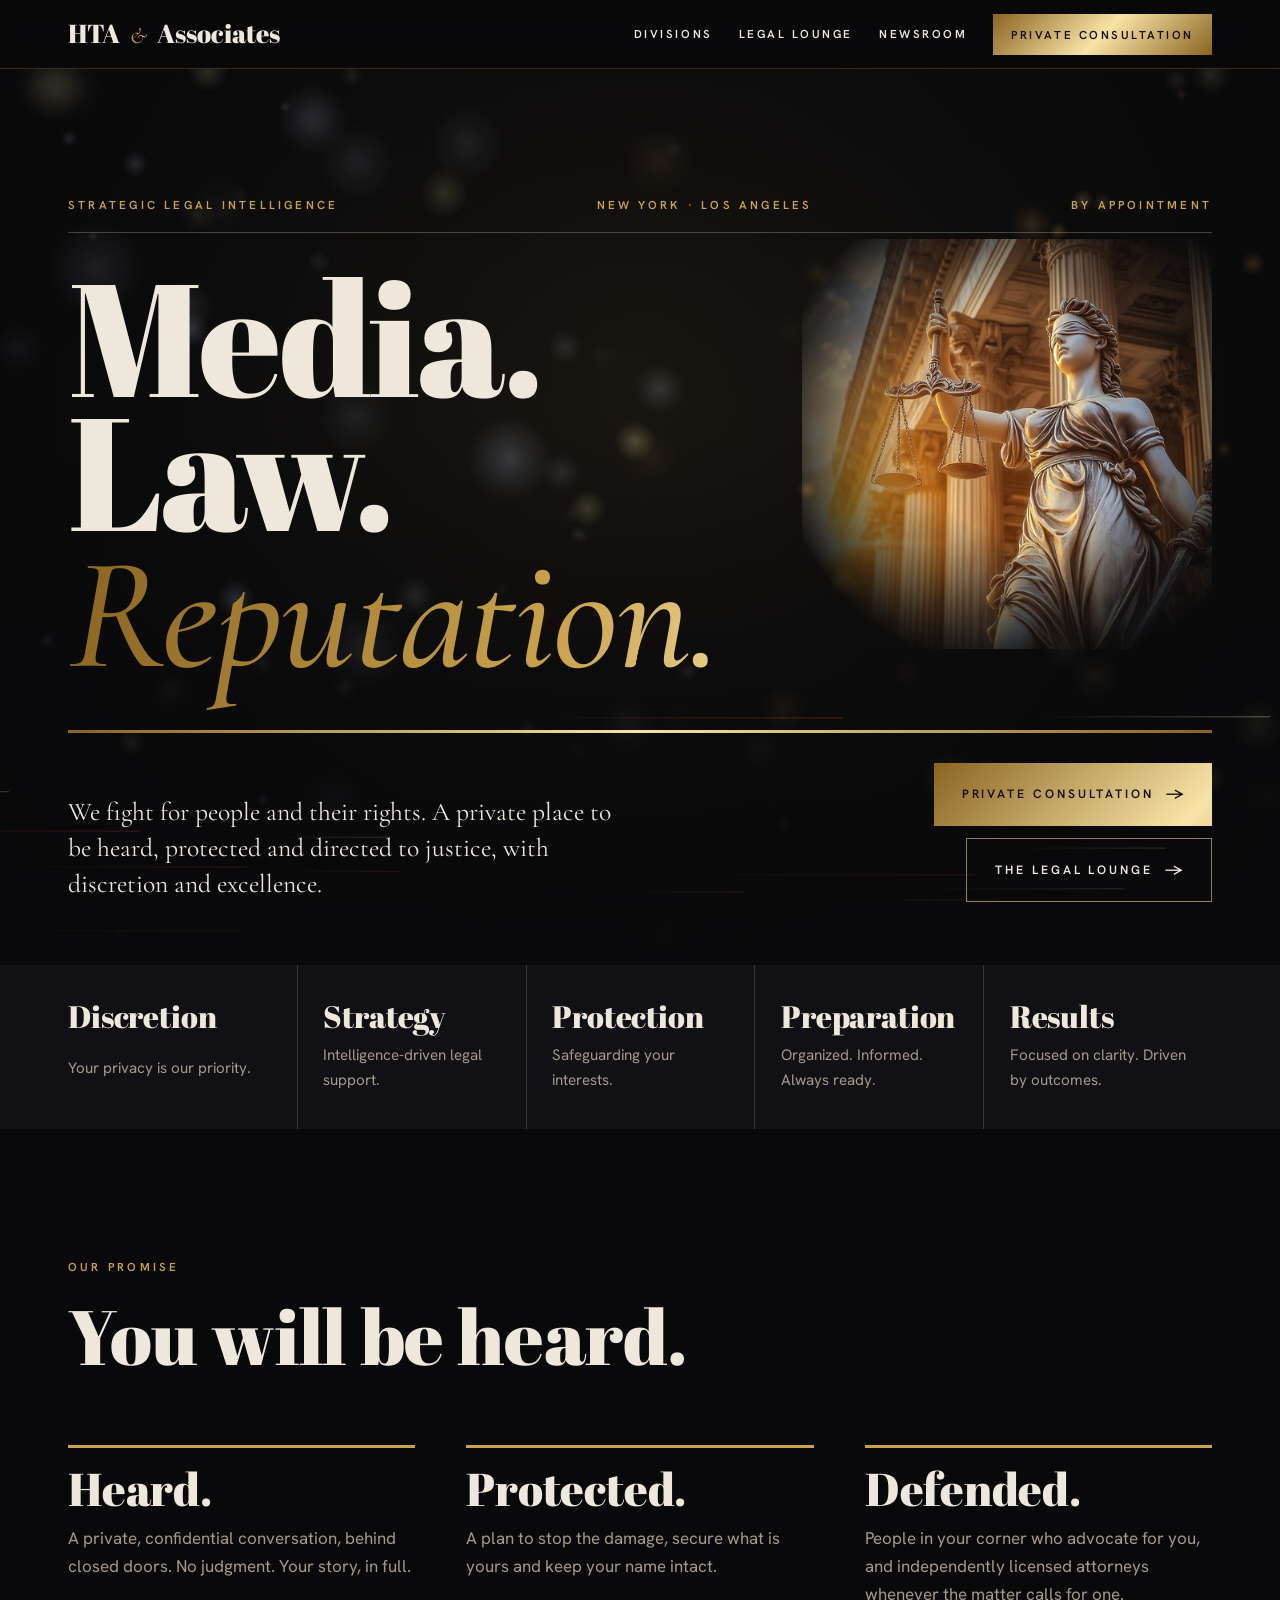
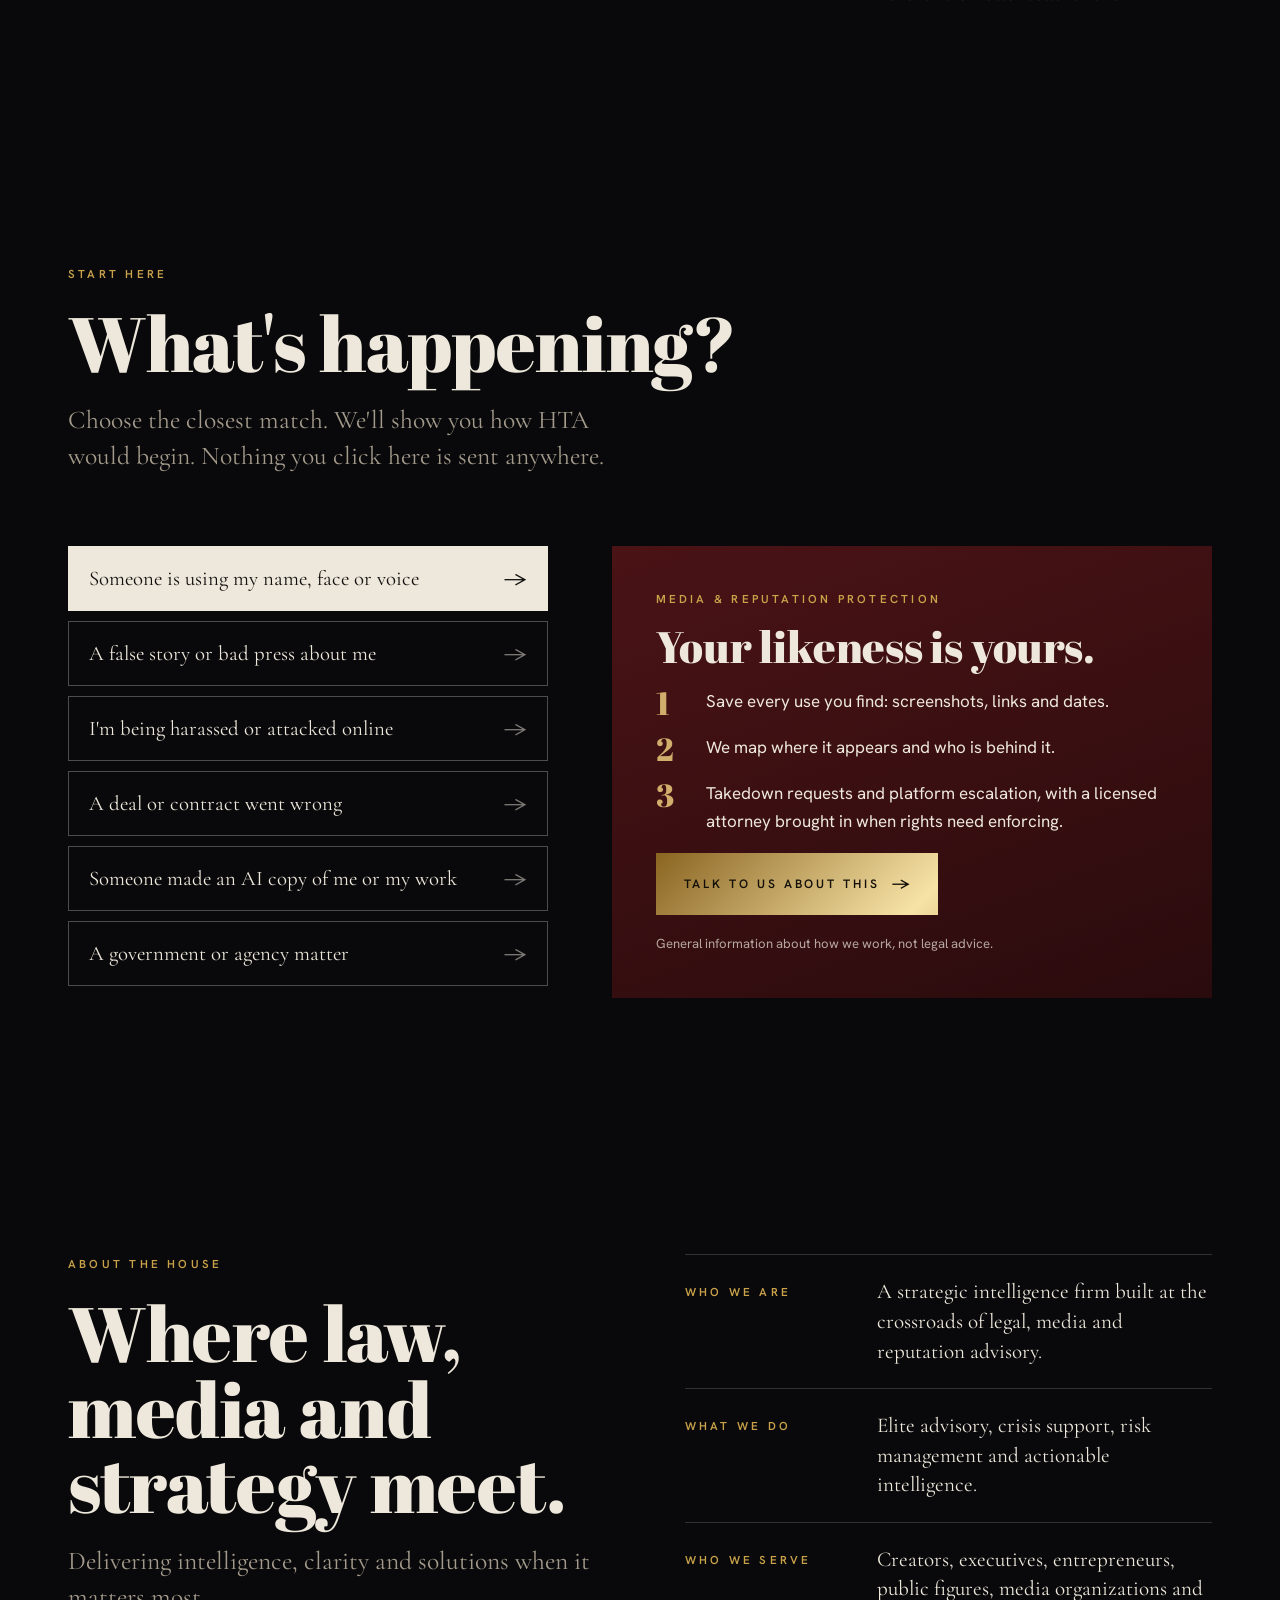
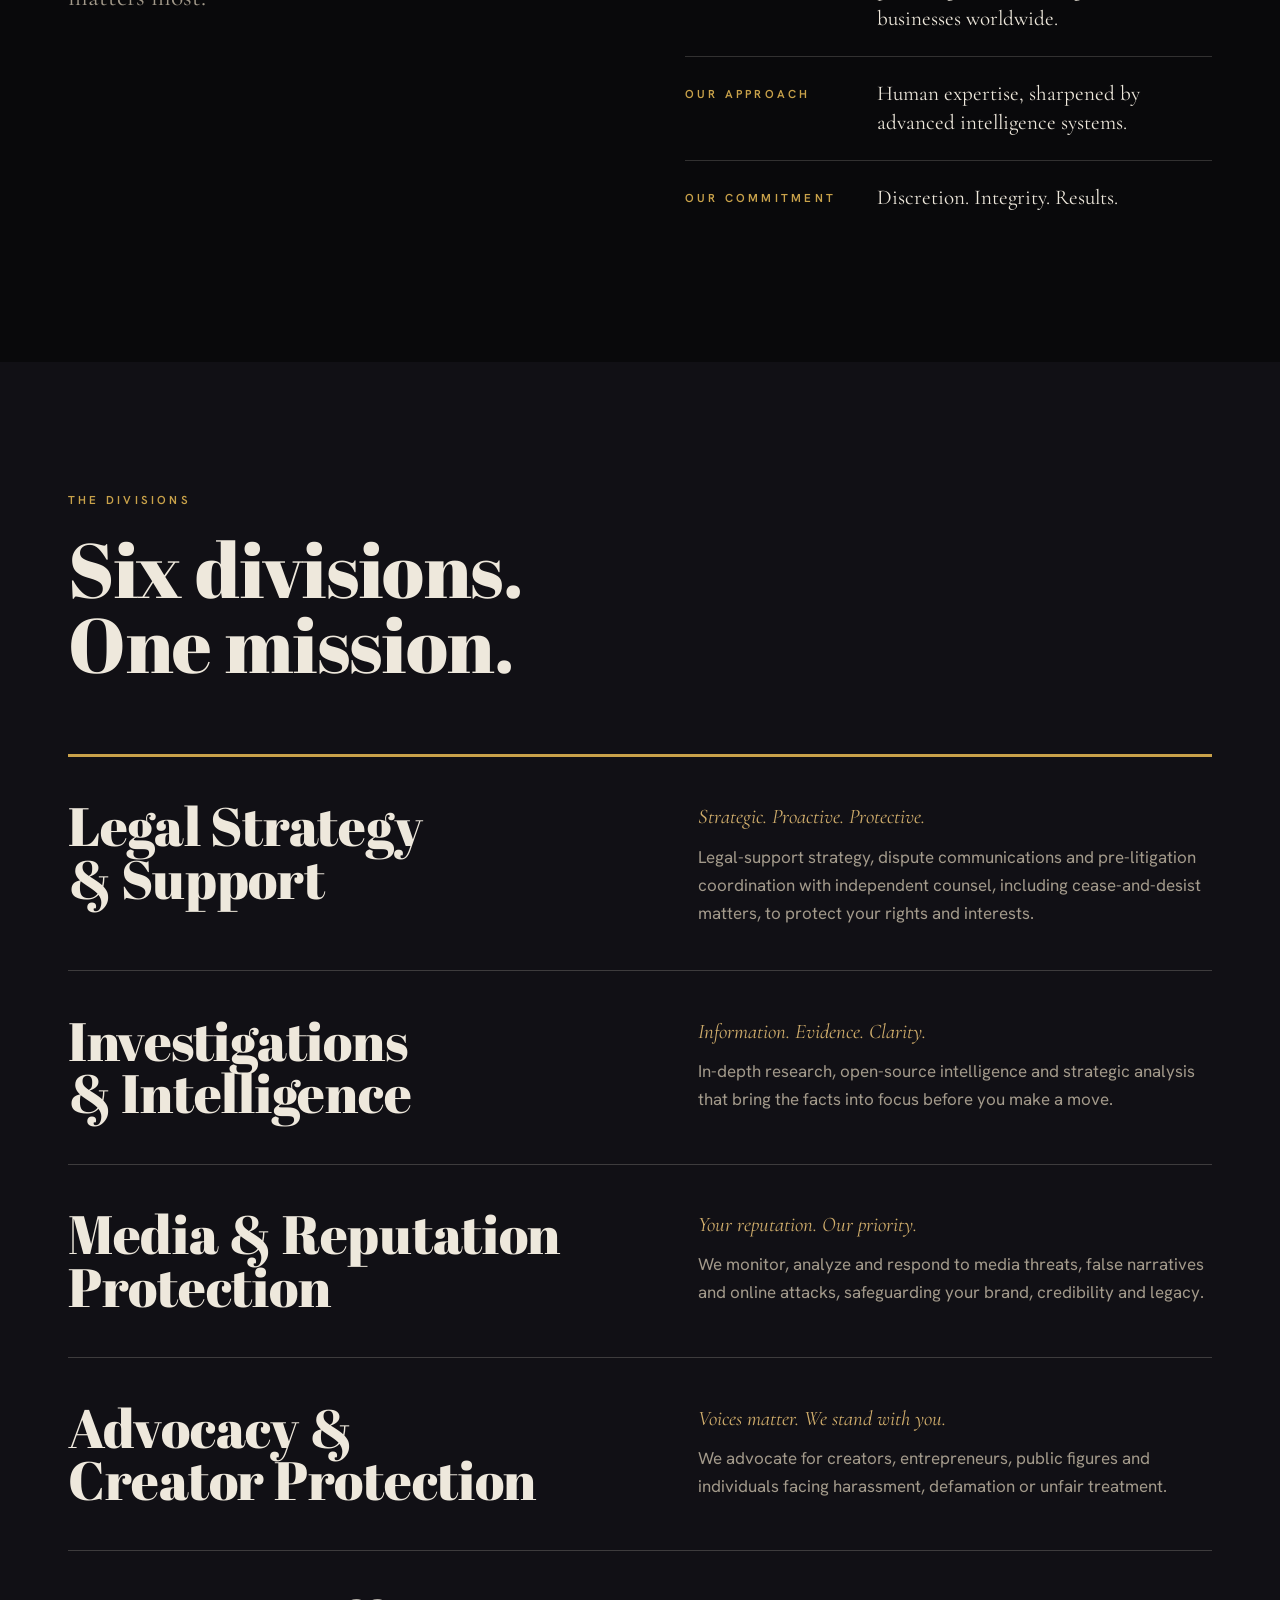
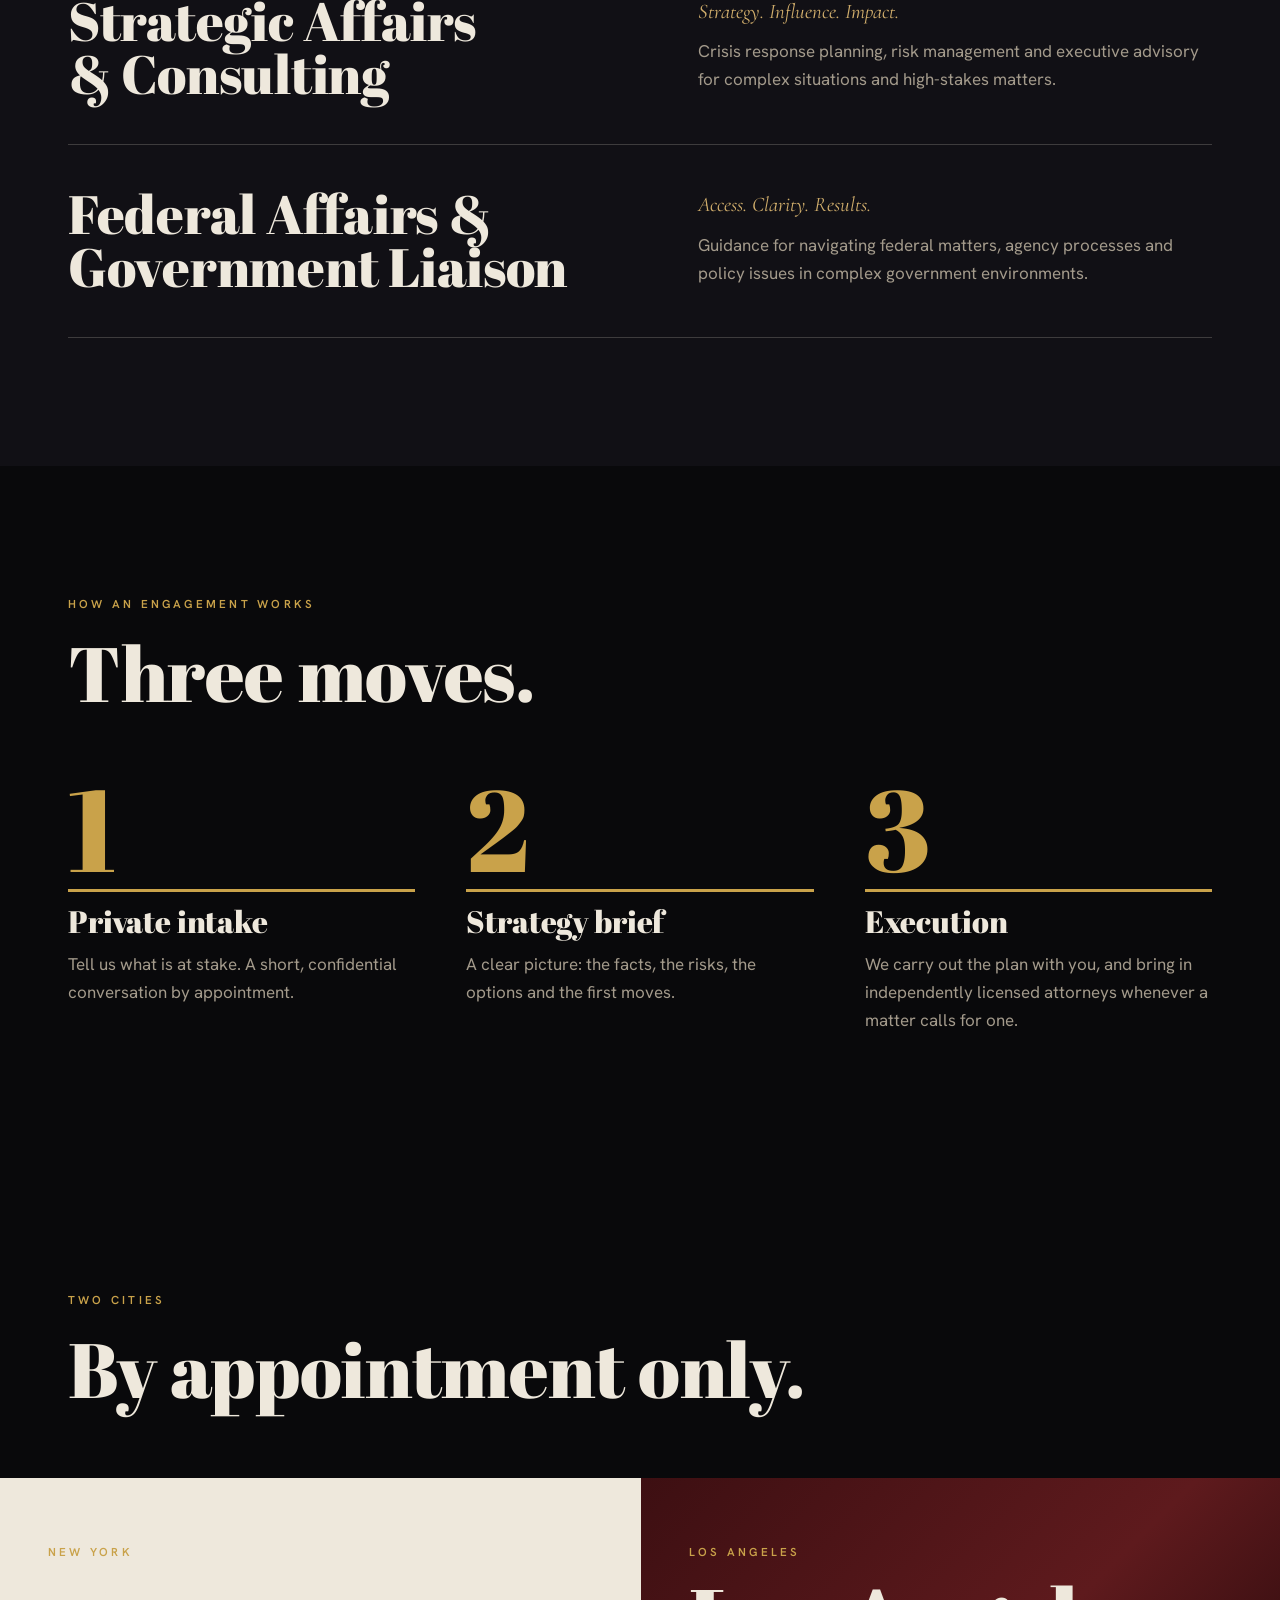
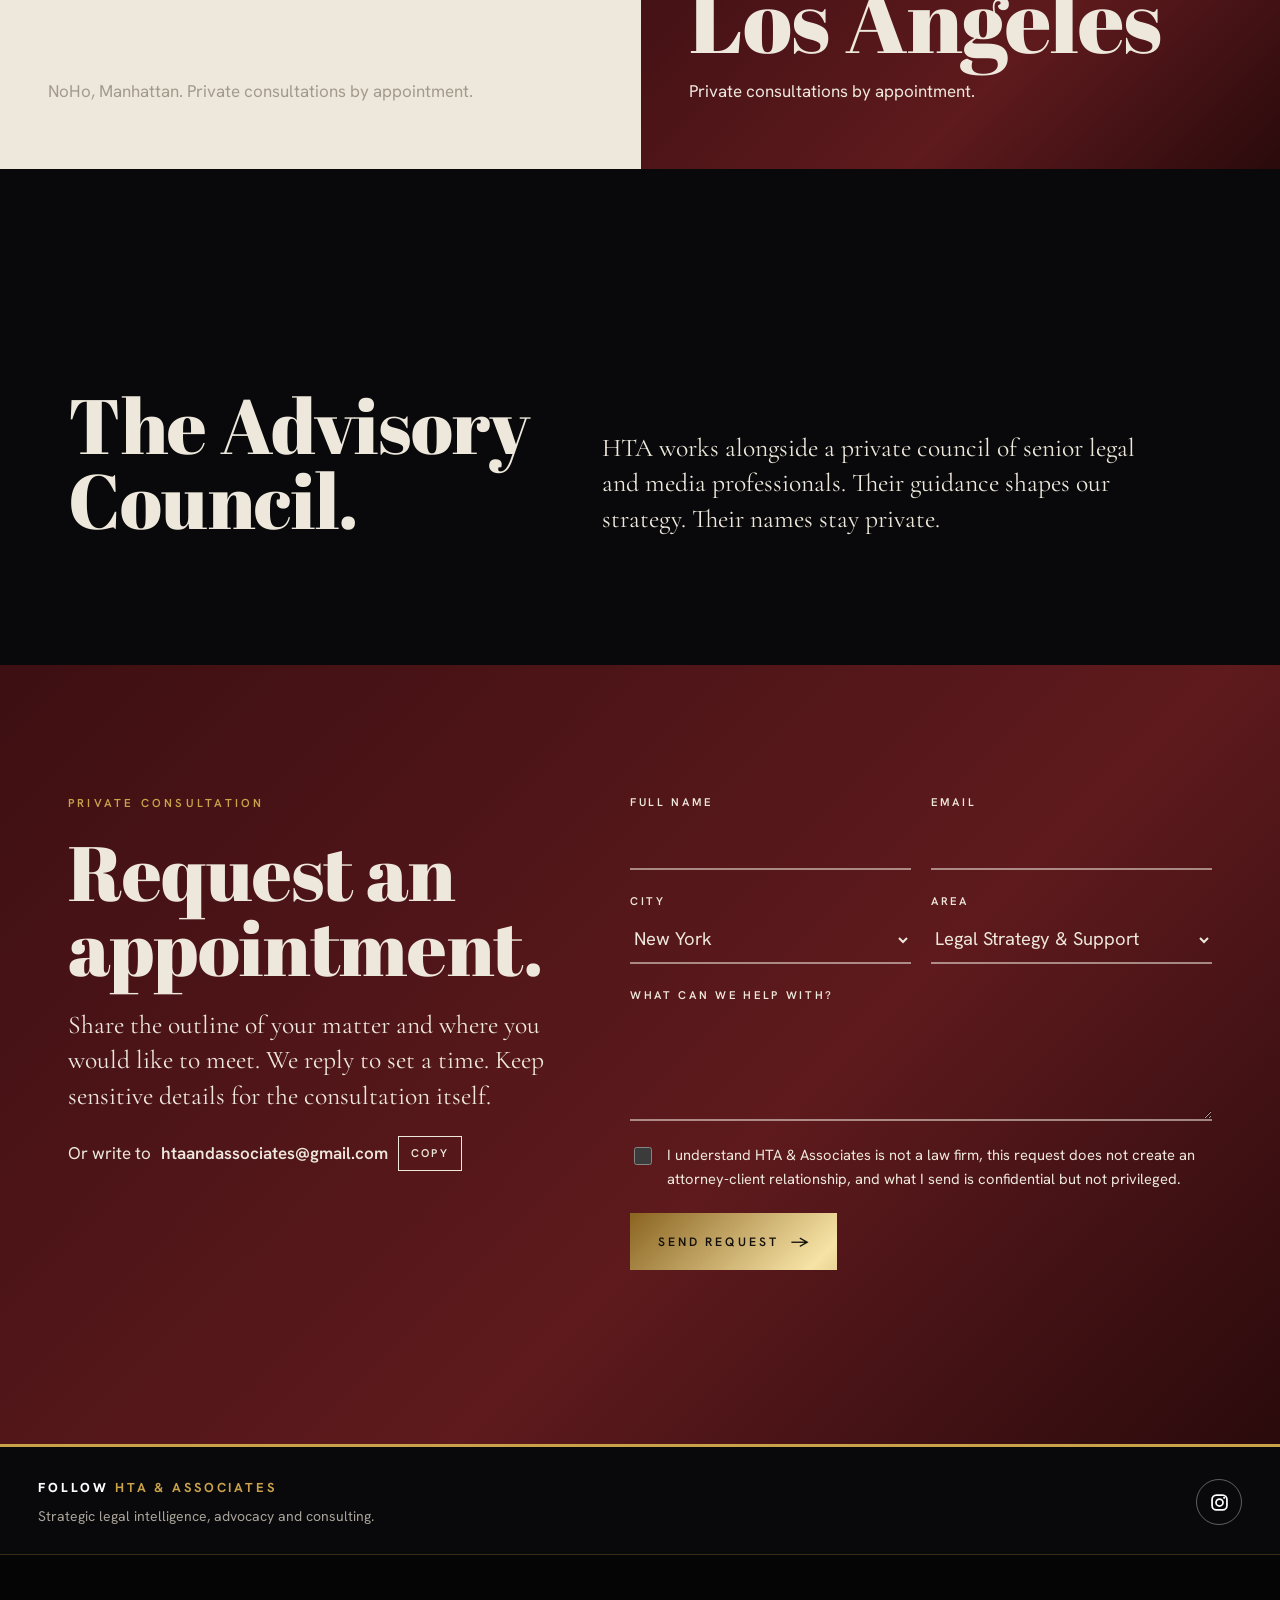
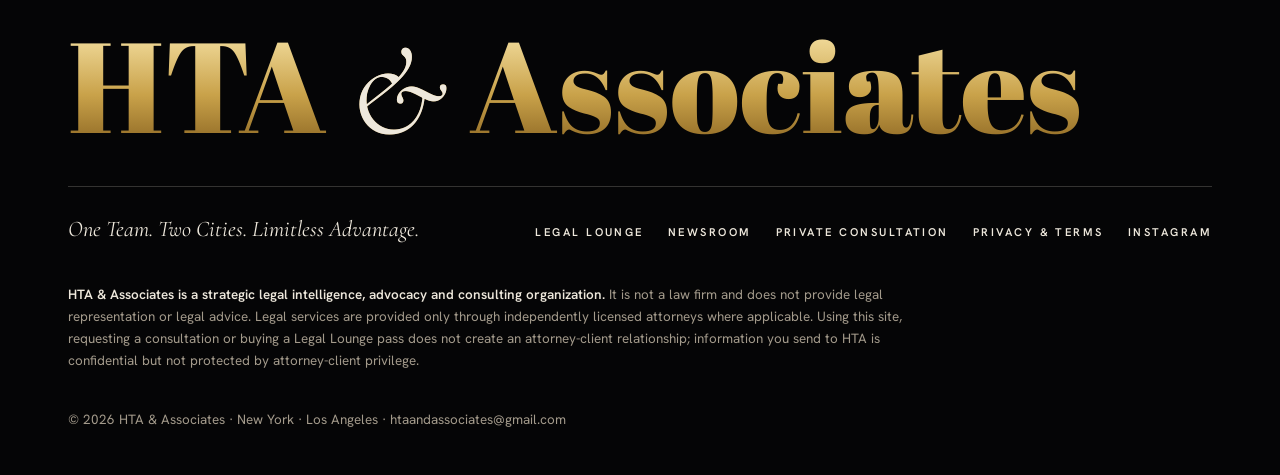
<file: docs/index.html>
<!doctype html>
<html lang="en">
<head>
<meta charset="utf-8">
<meta name="viewport" content="width=device-width,initial-scale=1,viewport-fit=cover">
<title>HTA &amp; Associates</title>
<meta name="description" content="Strategic legal intelligence for media, law and reputation. New York and Los Angeles. Private consultations by appointment.">
<link rel="canonical" href="https://htaassociates.com/">
<meta property="og:type" content="website"><meta property="og:site_name" content="HTA &amp; Associates">
<meta property="og:title" content="HTA &amp; Associates"><meta property="og:description" content="Strategic legal intelligence for media, law and reputation. New York and Los Angeles. Private consultations by appointment."><meta property="og:url" content="https://htaassociates.com/">
<meta name="robots" content="index,follow,max-image-preview:large">
<meta property="og:image" content="https://htaassociates.com/assets/lady-justice.jpg"><meta name="twitter:card" content="summary_large_image">
<meta name="theme-color" content="#131110">
<link rel="icon" href="assets/favicon.svg" type="image/svg+xml">
<link rel="preconnect" href="https://fonts.googleapis.com"><link rel="preconnect" href="https://fonts.gstatic.com" crossorigin><link rel="stylesheet" href="https://fonts.googleapis.com/css2?family=Abril+Fatface&family=Cormorant+Garamond:ital,wght@0,500;1,500&family=Hanken+Grotesk:wght@400;500;600&display=swap">
<link rel="stylesheet" href="assets/hta.css">
<script type="application/ld+json">{"@context": "https://schema.org", "@type": "Organization", "name": "HTA & Associates", "url": "https://htaassociates.com/", "email": "htaandassociates@gmail.com", "logo": "https://htaassociates.com/assets/favicon.svg", "areaServed": ["New York", "Los Angeles"], "sameAs": ["https://www.instagram.com/htaassociates/"], "description": "Strategic legal intelligence, advocacy and consulting for media, law and reputation. New York and Los Angeles."}</script>
<style>
.hero{padding-block:clamp(40px,6vw,80px) 0}
.hero-top{display:flex;flex-wrap:wrap;justify-content:space-between;gap:12px;padding-bottom:18px;border-bottom:1px solid var(--ink)}
.words{font-size:clamp(4.6rem,17.5vw,15.5rem);line-height:.84;letter-spacing:-.02em;padding-block:clamp(18px,3vw,36px) clamp(26px,4vw,48px)}
.words span{display:block}
.words .r{color:var(--oxblood)}
.words .r i{font-family:var(--serif);font-weight:500;font-style:italic;letter-spacing:-.01em}
.hero-base{display:grid;grid-template-columns:minmax(0,1.2fr) minmax(0,1fr);gap:clamp(28px,5vw,80px);align-items:end;padding-block:30px clamp(56px,8vw,96px)}
.hero-base .acts{display:flex;flex-wrap:wrap;gap:12px;justify-content:flex-end}
@media (max-width:860px){.hero-base{grid-template-columns:1fr}.hero-base .acts{justify-content:flex-start}}

.pillars{display:grid;grid-template-columns:repeat(5,minmax(0,1fr))}
.pillar{display:grid;gap:12px;padding:36px clamp(14px,2vw,28px);border-left:1px solid rgba(238,232,220,.18)}
.pillar:first-child{border-left:0;padding-left:0}
.pillar h3{font-size:clamp(1.6rem,2.4vw,2.2rem)}
.pillar p{color:var(--grey-d);font-size:.95rem}
@media (max-width:900px){.pillars{grid-template-columns:1fr 1fr}.pillar{border-left:0;padding-left:0;border-top:1px solid rgba(238,232,220,.18)}.pillar:last-child{grid-column:1/-1}}

.promise{display:grid;grid-template-columns:repeat(3,minmax(0,1fr));gap:clamp(24px,4vw,56px)}
.promise div{display:grid;gap:12px;align-content:start;padding-top:18px;border-top:8px solid var(--oxblood)}
.promise h3{font-size:clamp(2.2rem,3.6vw,3.2rem)}
@media (max-width:860px){.promise{grid-template-columns:1fr}}

.start{display:grid;grid-template-columns:minmax(0,1fr) minmax(0,1.25fr);gap:clamp(28px,5vw,80px);align-items:start}
.chips{display:grid;gap:10px}
.chip{display:flex;justify-content:space-between;align-items:center;gap:14px;width:100%;text-align:left;background:transparent;color:var(--ivory);border:1px solid rgba(238,232,220,.3);padding:18px 20px;font-family:var(--serif);font-size:1.3rem;cursor:pointer;transition:background .2s,border-color .2s}
.chip:after{content:"→";font-family:var(--body);opacity:.5}
.chip:hover{border-color:var(--ivory)}
.chip[aria-pressed="true"]{background:var(--ivory);color:var(--ink);border-color:var(--ivory)}
.chip[aria-pressed="true"]:after{opacity:1}
.answer{position:sticky;top:110px;background:var(--oxblood);padding:clamp(26px,3.4vw,44px);display:grid;gap:18px}
.answer h3{font-size:clamp(2rem,3.4vw,2.8rem)}
.answer ol{margin:0;padding:0;list-style:none;display:grid;gap:14px;counter-reset:m}
.answer li{display:grid;grid-template-columns:40px minmax(0,1fr);gap:10px;counter-increment:m}
.answer li:before{content:counter(m);font-family:var(--display);font-size:2rem;line-height:1;color:var(--brass-hi)}
.answer .btn{justify-self:start;background:var(--ivory);color:var(--ink);border-color:var(--ivory)}
.answer .btn:hover{background:var(--brass-hi);border-color:var(--brass-hi)}
.answer small{color:rgba(238,232,220,.7);font-size:.82rem}
@media (max-width:860px){.start{grid-template-columns:1fr}.answer{position:static}}
.about{display:grid;grid-template-columns:minmax(0,1fr) minmax(0,1fr);gap:clamp(36px,7vw,110px);align-items:start}
.about dl{margin:0;display:grid}
.about dl div{display:grid;grid-template-columns:170px minmax(0,1fr);gap:22px;padding-block:22px;border-top:1px solid var(--ink)}
.about dt{padding-top:5px}
.about dd{margin:0;font-family:var(--serif);font-size:1.32rem;line-height:1.4}
@media (max-width:860px){.about{grid-template-columns:1fr}.about dl div{grid-template-columns:1fr;gap:6px}}

.divs{display:grid;border-top:3px solid var(--gold-2)}
.div{display:grid;grid-template-columns:minmax(0,1.1fr) minmax(0,1fr);gap:clamp(20px,5vw,80px);padding-block:clamp(28px,3.4vw,44px);border-bottom:1px solid rgba(238,232,220,.2);transition:padding .3s}
.div h3{font-size:clamp(2rem,4.2vw,3.6rem)}
.div .tag{font-family:var(--serif);font-style:italic;font-size:1.3rem;color:var(--brass-hi);margin-bottom:8px}
.div p:last-child{color:var(--grey-d)}
.div:hover h3{color:var(--brass-hi)}
@media (max-width:860px){.div{grid-template-columns:1fr;gap:10px}}

.steps{display:grid;grid-template-columns:repeat(3,minmax(0,1fr));gap:clamp(24px,4vw,56px)}
.step{display:grid;gap:14px;align-content:start}
.step b{font-family:var(--display);font-weight:400;font-size:clamp(5rem,9vw,8rem);line-height:.8;color:var(--oxblood)}
.step h3{padding-top:14px;border-top:8px solid var(--ink)}
@media (max-width:860px){.steps{grid-template-columns:1fr}}

.cities{display:grid;grid-template-columns:repeat(2,minmax(0,1fr));gap:2px;background:var(--ivory)}
.city{padding:clamp(36px,5vw,64px) clamp(20px,4vw,48px);display:grid;gap:14px;align-content:start}
.city h3{font-size:clamp(3rem,7vw,6rem)}
.council{display:grid;grid-template-columns:minmax(0,1fr) minmax(0,1.3fr);gap:clamp(24px,5vw,80px);align-items:end;margin-top:clamp(48px,7vw,90px)}
@media (max-width:860px){.cities,.council{grid-template-columns:1fr}}

.consult{display:grid;grid-template-columns:minmax(0,1fr) minmax(0,1.2fr);gap:clamp(36px,6vw,90px)}
.consult-copy{display:grid;gap:22px;align-content:start}
.addr{display:flex;flex-wrap:wrap;gap:10px;align-items:center}
.addr code{font-family:var(--body);font-weight:600;user-select:all}
.addr button{background:none;border:1px solid currentColor;color:inherit;font:inherit;font-size:.7rem;font-weight:600;letter-spacing:.2em;text-transform:uppercase;padding:7px 12px;cursor:pointer}
form{display:grid;grid-template-columns:1fr 1fr;gap:22px 20px}
.f{display:grid;gap:6px;min-width:0}
.f--wide,.check,.form-note,form .btn{grid-column:1/-1}
label{font-size:.7rem;font-weight:600;letter-spacing:.24em;text-transform:uppercase}
input,select,textarea{width:100%;background:transparent;border:0;border-bottom:2px solid rgba(238,232,220,.55);color:var(--ivory);font:inherit;font-size:1.15rem;padding:10px 0;border-radius:0}
select option{color:#131110}
input:focus,select:focus,textarea:focus{border-bottom-color:var(--brass-hi);outline:none}
textarea{min-height:110px;resize:vertical}
.check{display:flex;gap:12px;align-items:flex-start;font-size:.92rem}
.check input{width:18px;height:18px;margin-top:4px;flex:none;accent-color:var(--brass)}
.check label{text-transform:none;letter-spacing:0;font-weight:400;font-size:.92rem}
form .btn{justify-self:start;background:var(--ivory);color:var(--ink);border-color:var(--ivory)}
form .btn:hover{background:var(--brass-hi);border-color:var(--brass-hi)}
.form-note{min-height:1.4em;color:var(--brass-hi)}
@media (max-width:860px){.consult,form{grid-template-columns:1fr}}
</style>
</head>
<body class="ink">
<header class="bar"><div class="wrap">
<a class="mark" href="index.html">HTA <i>&amp;</i> Associates</a>
<nav class="nav" aria-label="Main"><a href="index.html#divisions">Divisions</a><a href="lounge.html">Legal Lounge</a><a href="newsroom.html">Newsroom</a><a class="nav-cta" href="index.html#consult">Private Consultation</a></nav>
</div></header>

<section class="cine">
  <canvas id="lights" aria-hidden="true"></canvas>

  <div class="wrap">
  <div class="hero-top label"><span>Strategic legal intelligence</span><span>New York · Los Angeles</span><span>By appointment</span></div>
  <figure class="lj"><img src="assets/lady-justice.jpg" width="512" height="512" alt="Lady Justice, blindfolded, holding the scales of justice"></figure>
  <h1 class="words"><span>Media.</span><span>Law.</span><span class="r"><i>Reputation.</i></span></h1>
  <hr class="heavy-rule">
  <div class="hero-base">
    <p class="lede">We fight for people and their rights. A private place to be heard, protected and directed to justice, with discretion and excellence.</p>
    <div class="acts"><a class="btn" href="#consult">Private Consultation</a><a class="btn btn--line" href="lounge.html">The Legal Lounge</a></div>
  </div>
  </div>
</section>
<script>
(function(){
 var c=document.getElementById('lights'),x=c.getContext('2d'),W,H,mx=-999,my=-999,P=[],S=[],still=matchMedia('(prefers-reduced-motion: reduce)').matches;
 function size(){var r=devicePixelRatio||1;W=c.offsetWidth;H=c.offsetHeight;c.width=W*r;c.height=H*r;x.setTransform(r,0,0,r,0,0)}
 function seed(){
  P=[];for(var i=0;i<90;i++){var left=Math.random()<.5,u=Math.random();
   P.push({x:left?u*W*.55:W*.45+u*W*.55,y:Math.random()*H,r:6+Math.random()*Math.random()*46,a:.05+Math.random()*.22,
   h:left?(Math.random()<.6?'200,215,255':'247,227,166'):(Math.random()<.65?'255,176,92':'247,227,166'),v:.04+Math.random()*.18,t:Math.random()*6.28})}
  S=[];for(var j=0;j<14;j++)S.push({y:H*(.72+Math.random()*.26),x:Math.random()*W,l:80+Math.random()*260,v:(Math.random()<.5?-1:1)*(.6+Math.random()*1.8),c:Math.random()<.5?'255,90,60':'255,236,200'});
 }
 function draw(){
  x.clearRect(0,0,W,H);
  var g=x.createRadialGradient(W*.5,H*.35,0,W*.5,H*.35,W*.7);g.addColorStop(0,'rgba(201,162,74,.10)');g.addColorStop(1,'rgba(9,9,11,0)');x.fillStyle=g;x.fillRect(0,0,W,H);
  x.globalCompositeOperation='lighter';
  P.forEach(function(p){p.y-=p.v;p.t+=.01;if(p.y<-60){p.y=H+60}
   var a=p.a*(.75+.25*Math.sin(p.t)),b=x.createRadialGradient(p.x,p.y,0,p.x,p.y,p.r);
   b.addColorStop(0,'rgba('+p.h+','+a+')');b.addColorStop(.6,'rgba('+p.h+','+a*.35+')');b.addColorStop(1,'rgba('+p.h+',0)');
   x.fillStyle=b;x.beginPath();x.arc(p.x,p.y,p.r,0,6.283);x.fill()});
  S.forEach(function(s){s.x+=s.v;if(s.x>W+s.l)s.x=-s.l;if(s.x<-s.l)s.x=W+s.l;
   var k=x.createLinearGradient(s.x-s.l,0,s.x,0);k.addColorStop(0,'rgba('+s.c+',0)');k.addColorStop(1,'rgba('+s.c+',.55)');
   x.strokeStyle=k;x.lineWidth=1.4;x.beginPath();x.moveTo(s.x-s.l,s.y);x.lineTo(s.x,s.y);x.stroke()});
  if(mx>-999){var m=x.createRadialGradient(mx,my,0,mx,my,260);m.addColorStop(0,'rgba(247,227,166,.16)');m.addColorStop(1,'rgba(247,227,166,0)');x.fillStyle=m;x.fillRect(mx-260,my-260,520,520)}
  x.globalCompositeOperation='source-over';
  if(!still)requestAnimationFrame(draw);
 }
 c.parentNode.addEventListener('pointermove',function(e){var r=c.getBoundingClientRect();mx=e.clientX-r.left;my=e.clientY-r.top});c.parentNode.addEventListener('pointerleave',function(){mx=my=-999});
 size();seed();draw();addEventListener('resize',function(){size();seed();if(still)draw()});
})();
</script>

<section class="band"><div class="wrap"><div class="pillars"><div class="pillar"><h3>Discretion</h3><p>Your privacy is our priority.</p></div><div class="pillar"><h3>Strategy</h3><p>Intelligence-driven legal support.</p></div><div class="pillar"><h3>Protection</h3><p>Safeguarding your interests.</p></div><div class="pillar"><h3>Preparation</h3><p>Organized. Informed. Always ready.</p></div><div class="pillar"><h3>Results</h3><p>Focused on clarity. Driven by outcomes.</p></div></div></div></section>

<section class="section heard"><div class="wrap">
  <div class="head"><p class="label">Our promise</p><h2>You will be heard.</h2></div>
  <div class="promise">
    <div><h3>Heard.</h3><p class="muted">A private, confidential conversation, behind closed doors. No judgment. Your story, in full.</p></div>
    <div><h3>Protected.</h3><p class="muted">A plan to stop the damage, secure what is yours and keep your name intact.</p></div>
    <div><h3>Defended.</h3><p class="muted">People in your corner who advocate for you, and independently licensed attorneys whenever the matter calls for one.</p></div>
  </div>
</div></section>

<section class="ink section" id="start"><div class="wrap">
  <div class="head"><p class="label">Start here</p><h2>What's happening?</h2><p class="lede muted">Choose the closest match. We'll show you how HTA would begin. Nothing you click here is sent anywhere.</p></div>
  <div class="start">
    <div class="chips" role="group" aria-label="Situations" id="chips"></div>
    <div class="answer" aria-live="polite">
      <p class="label" id="a-div"></p>
      <h3 id="a-title"></h3>
      <ol id="a-steps"></ol>
      <a class="btn" href="#consult" id="a-go">Talk to us about this</a>
      <small>General information about how we work, not legal advice.</small>
    </div>
  </div>
</div></section>

<section class="section" id="about"><div class="wrap about">
  <div class="head" style="margin:0"><p class="label">About the house</p><h2>Where law, media and strategy meet.</h2><p class="lede muted">Delivering intelligence, clarity and solutions when it matters most.</p></div>
  <dl>
    <div><dt class="label">Who we are</dt><dd>A strategic intelligence firm built at the crossroads of legal, media and reputation advisory.</dd></div>
    <div><dt class="label">What we do</dt><dd>Elite advisory, crisis support, risk management and actionable intelligence.</dd></div>
    <div><dt class="label">Who we serve</dt><dd>Creators, executives, entrepreneurs, public figures, media organizations and businesses worldwide.</dd></div>
    <div><dt class="label">Our approach</dt><dd>Human expertise, sharpened by advanced intelligence systems.</dd></div>
    <div><dt class="label">Our commitment</dt><dd>Discretion. Integrity. Results.</dd></div>
  </dl>
</div></section>

<section class="band section" id="divisions"><div class="wrap">
  <div class="head"><p class="label">The divisions</p><h2>Six divisions.<br>One mission.</h2></div>
  <div class="divs"><article class="div"><h3>Legal Strategy &amp; Support</h3><div><p class="tag">Strategic. Proactive. Protective.</p><p>Legal-support strategy, dispute communications and pre-litigation coordination with independent counsel, including cease-and-desist matters, to protect your rights and interests.</p></div></article><article class="div"><h3>Investigations &amp; Intelligence</h3><div><p class="tag">Information. Evidence. Clarity.</p><p>In-depth research, open-source intelligence and strategic analysis that bring the facts into focus before you make a move.</p></div></article><article class="div"><h3>Media &amp; Reputation Protection</h3><div><p class="tag">Your reputation. Our priority.</p><p>We monitor, analyze and respond to media threats, false narratives and online attacks, safeguarding your brand, credibility and legacy.</p></div></article><article class="div"><h3>Advocacy &amp; Creator Protection</h3><div><p class="tag">Voices matter. We stand with you.</p><p>We advocate for creators, entrepreneurs, public figures and individuals facing harassment, defamation or unfair treatment.</p></div></article><article class="div"><h3>Strategic Affairs &amp; Consulting</h3><div><p class="tag">Strategy. Influence. Impact.</p><p>Crisis response planning, risk management and executive advisory for complex situations and high-stakes matters.</p></div></article><article class="div"><h3>Federal Affairs &amp; Government Liaison</h3><div><p class="tag">Access. Clarity. Results.</p><p>Guidance for navigating federal matters, agency processes and policy issues in complex government environments.</p></div></article></div>
</div></section>

<section class="section" id="process"><div class="wrap">
  <div class="head"><p class="label">How an engagement works</p><h2>Three moves.</h2></div>
  <div class="steps">
    <div class="step"><b>1</b><h3>Private intake</h3><p class="muted">Tell us what is at stake. A short, confidential conversation by appointment.</p></div>
    <div class="step"><b>2</b><h3>Strategy brief</h3><p class="muted">A clear picture: the facts, the risks, the options and the first moves.</p></div>
    <div class="step"><b>3</b><h3>Execution</h3><p class="muted">We carry out the plan with you, and bring in independently licensed attorneys whenever a matter calls for one.</p></div>
  </div>
</div></section>

<section class="ink section" id="council" style="padding-bottom:0"><div class="wrap">
  <div class="head"><p class="label">Two cities</p><h2>By appointment only.</h2></div>
</div>
  <div class="cities">
    <div class="city ink"><p class="label">New York</p><h3>The Bowery</h3><p class="muted">NoHo, Manhattan. Private consultations by appointment.</p></div>
    <div class="city ox"><p class="label">Los Angeles</p><h3>Los Angeles</h3><p>Private consultations by appointment.</p></div>
  </div>
</section>

<section class="section"><div class="wrap council">
  <h2>The Advisory Council.</h2>
  <p class="lede">HTA works alongside a private council of senior legal and media professionals. Their guidance shapes our strategy. Their names stay private.</p>
</div></section>

<section class="ox section" id="consult"><div class="wrap consult">
  <div class="consult-copy">
    <p class="label">Private consultation</p>
    <h2>Request an appointment.</h2>
    <p class="lede">Share the outline of your matter and where you would like to meet. We reply to set a time. Keep sensitive details for the consultation itself.</p>
    <p class="addr">Or write to <code id="addr">htaandassociates@gmail.com</code> <button type="button" id="copy">Copy</button></p>
  </div>
  <form id="intake" novalidate>
    <div class="f"><label for="nm">Full name</label><input id="nm" name="name" autocomplete="name" required></div>
    <div class="f"><label for="em">Email</label><input id="em" name="email" type="email" autocomplete="email" required></div>
    <div class="f"><label for="ct">City</label><select id="ct" name="city"><option>New York</option><option>Los Angeles</option><option>Either</option></select></div>
    <div class="f"><label for="ar">Area</label><select id="ar" name="area"><option>Legal Strategy & Support</option><option>Investigations & Intelligence</option><option>Media & Reputation Protection</option><option>Advocacy & Creator Protection</option><option>Strategic Affairs & Consulting</option><option>Federal Affairs & Government Liaison</option><option>Legal Lounge membership</option><option>Press inquiry</option><option>Something else</option></select></div>
    <div class="f f--wide"><label for="ms">What can we help with?</label><textarea id="ms" name="message" required></textarea></div>
    <div class="check"><input type="checkbox" id="ok" required><label for="ok">I understand HTA &amp; Associates is not a law firm, this request does not create an attorney-client relationship, and what I send is confidential but not privileged.</label></div>
    <button class="btn" type="submit">Send request</button>
    <p class="form-note" id="note" role="status"></p>
  </form>
</div></section>
<script>
(function(){

  var S=[
   ["Someone is using my name, face or voice","Media & Reputation Protection","Your likeness is yours.",["Save every use you find: screenshots, links and dates.","We map where it appears and who is behind it.","Takedown requests and platform escalation, with a licensed attorney brought in when rights need enforcing."]],
   ["A false story or bad press about me","Media & Reputation Protection","Slow down. Then answer well.",["Hold your reply. A rushed response often spreads a story further.","We assess the story, its reach and who is repeating it.","Correction requests and a response strategy, with counsel for any defamation question."]],
   ["I'm being harassed or attacked online","Advocacy & Creator Protection","You don't have to absorb it.",["Preserve the evidence before anything is deleted.","We report and escalate through each platform's own channels.","A safety and reputation plan, with attorneys or law enforcement where the line has been crossed."]],
   ["A deal or contract went wrong","Legal Strategy & Support","Get the full picture first.",["Gather the contract, the emails and the payment trail.","We lay out the facts, the leverage and the options.","Dispute communications and pre-litigation coordination with independent counsel."]],
   ["Someone made an AI copy of me or my work","Investigations & Intelligence","The new frontier, handled.",["Record where the copy lives and how it is being used.","We trace the source and the platforms involved.","Platform policy claims and rights strategy, with counsel on next steps."]],
   ["A government or agency matter","Federal Affairs & Government Liaison","Navigate it with a map.",["Collect every notice, letter and deadline.","We explain the process and who decides what.","A plan for the road ahead, with licensed professionals where required."]]
  ];
  var C=document.getElementById('chips');
  function show(i){
    var x=S[i];document.getElementById('a-div').textContent=x[1];document.getElementById('a-title').textContent=x[2];
    document.getElementById('a-steps').innerHTML=x[3].map(function(t){return '<li><span>'+t+'</span></li>'}).join('');
    [].forEach.call(C.children,function(b,j){b.setAttribute('aria-pressed',j===i?'true':'false')});
    document.getElementById('a-go').onclick=function(){var a=document.getElementById('ar');[].forEach.call(a.options,function(o){if(o.text===x[1])a.value=o.value})};
  }
  S.forEach(function(x,i){var b=document.createElement('button');b.type='button';b.className='chip';b.textContent=x[0];b.onclick=function(){show(i)};C.appendChild(b)});
  show(0);
  var EMAIL="htaandassociates@gmail.com",f=document.getElementById('intake'),n=document.getElementById('note');
  f.addEventListener('submit',function(e){
    e.preventDefault();
    var v=function(id){return document.getElementById(id).value.trim()};
    if(!v('nm')||!v('em')||!v('ms')){n.textContent='Please add your name, email and a few lines about your matter.';return}
    if(!document.getElementById('ok').checked){n.textContent='Please tick the box to confirm you have read the note above.';return}
    var body='Name: '+v('nm')+'\nEmail: '+v('em')+'\nCity: '+v('ct')+'\nArea: '+v('ar')+'\n\n'+v('ms');
    location.href='mailto:'+EMAIL+'?subject='+encodeURIComponent('Private consultation request: '+v('ar'))+'&body='+encodeURIComponent(body);
    n.textContent='Your email app should open with the request ready to send. If it does not, write to '+EMAIL+'.';
  });
  document.getElementById('copy').addEventListener('click',function(){
    var b=this;try{navigator.clipboard.writeText(EMAIL).then(function(){b.textContent='Copied'},sel)}catch(x){sel()}
    function sel(){var r=document.createRange();r.selectNodeContents(document.getElementById('addr'));var s=getSelection();s.removeAllRanges();s.addRange(r)}
  });
})();
</script>
<!-- FOLLOW:START -->
<style>section.sf{padding:0;margin:0;min-height:0}.sf .sf-h,.sf .sf-t{margin:0}.sf .sf-h{margin-bottom:6px}.sf{background:#09090b;color:#F3F0EA;border-top:3px solid #C9A24A;font-family:'Hanken Grotesk',system-ui,sans-serif}.sf-w{max-width:1240px;margin:0 auto;padding:30px 18px 26px;display:flex;flex-wrap:wrap;align-items:center;justify-content:space-between;gap:20px 40px}.sf-h{font-weight:800;font-size:13px;letter-spacing:.22em;text-transform:uppercase;color:#fff;margin:0 0 6px}.sf-h b{color:#C9A24A}.sf-t{font-size:14px;color:#A9A39A;margin:0}.sf-row{display:flex;gap:12px;flex-wrap:wrap}.sf-i{width:46px;height:46px;border-radius:50%;display:inline-flex;align-items:center;justify-content:center;border:1.5px solid rgba(255,255,255,.35);color:#fff;transition:background .2s,border-color .2s,transform .2s}.sf-i svg{width:21px;height:21px}.sf-i:hover,.sf-i:focus-visible{background:#C9A24A;border-color:#C9A24A;color:#0A0A0A;transform:translateY(-2px)}.sf-net{flex-basis:100%;display:flex;flex-wrap:wrap;gap:8px 22px;align-items:center;border-top:1px solid rgba(255,255,255,.12);padding-top:16px;font-size:13px;font-weight:600;letter-spacing:.06em}.sf-net span{text-transform:uppercase;letter-spacing:.2em;font-size:11px;color:#8C867D}.sf-net a{color:#E9E4DA;text-decoration:none}.sf-net a:hover{color:#C9A24A}.sf-net a[aria-current]{color:#C9A24A}@media (prefers-reduced-motion:reduce){.sf-i{transition:none}}</style>
<section class="sf" aria-label="Follow HTA & Associates"><div class="sf-w"><div><p class="sf-h">Follow <b>HTA &amp; Associates</b></p><p class="sf-t">Strategic legal intelligence, advocacy and consulting.</p></div><div class="sf-row"><a class="sf-i" href="https://www.instagram.com/htaassociates/" target="_blank" rel="noopener me" aria-label="HTA & Associates on Instagram" title="Instagram"><svg viewBox="0 0 24 24" aria-hidden="true"><rect x="3.5" y="3.5" width="17" height="17" rx="5" fill="none" stroke="currentColor" stroke-width="2"/><circle cx="12" cy="12" r="4" fill="none" stroke="currentColor" stroke-width="2"/><circle cx="17.3" cy="6.7" r="1.2" fill="currentColor"/></svg></a></div></div></section>
<!-- FOLLOW:END -->
<footer class="foot"><div class="wrap">
<p class="foot-name">HTA <i>&amp;</i> Associates</p>
<div class="foot-row">
  <p class="foot-tag">One Team. Two Cities. Limitless Advantage.</p>
  <nav class="foot-links" aria-label="Footer"><a href="lounge.html">Legal Lounge</a><a href="newsroom.html">Newsroom</a><a href="index.html#consult">Private Consultation</a><a href="legal.html">Privacy &amp; Terms</a><a href="https://www.instagram.com/htaassociates/" target="_blank" rel="noopener me">Instagram</a></nav>
</div>
<p class="disclaimer"><strong>HTA &amp; Associates is a strategic legal intelligence, advocacy and consulting organization.</strong>
It is not a law firm and does not provide legal representation or legal advice. Legal services are provided only through independently licensed attorneys where applicable.
Using this site, requesting a consultation or buying a Legal Lounge pass does not create an attorney-client relationship; information you send to HTA is confidential but not protected by attorney-client privilege.</p>
<p class="disclaimer">© 2026 HTA &amp; Associates · New York · Los Angeles · htaandassociates@gmail.com</p>
</div></footer>
</body>
</html>
</file>
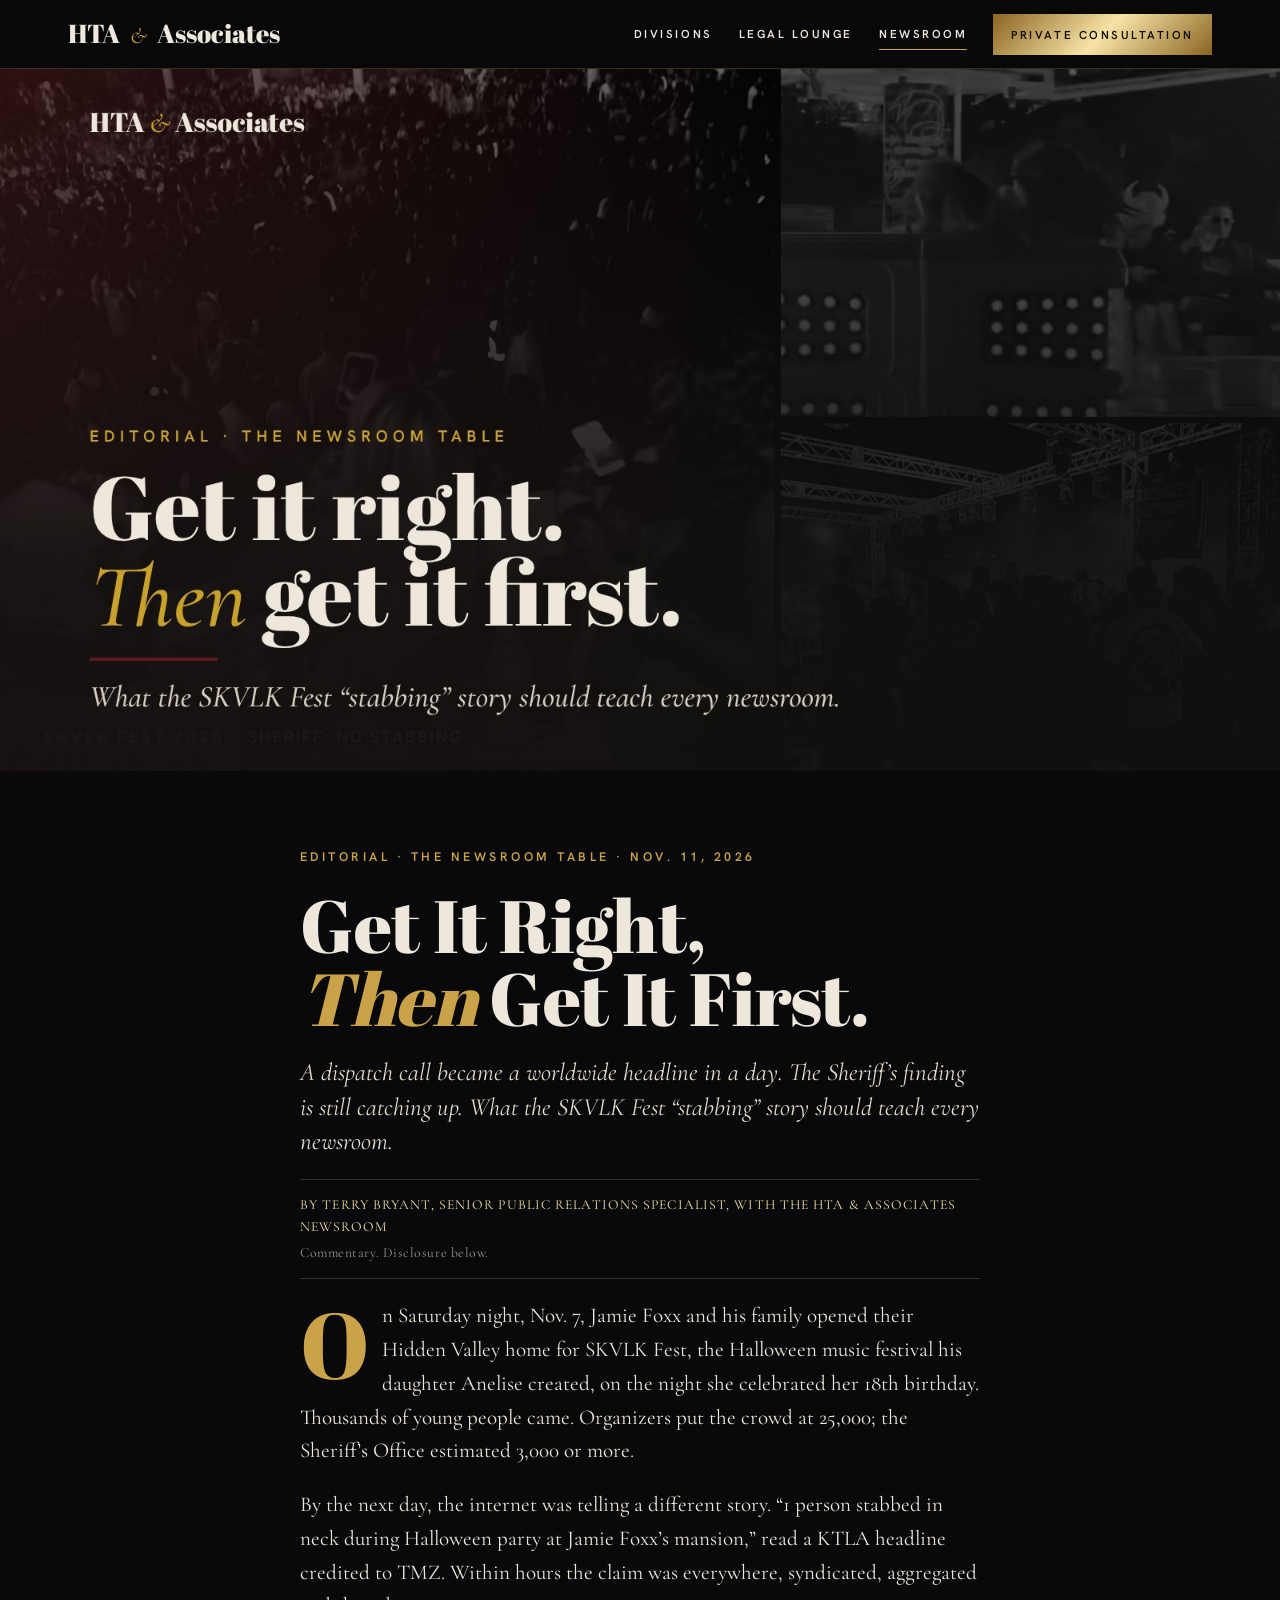
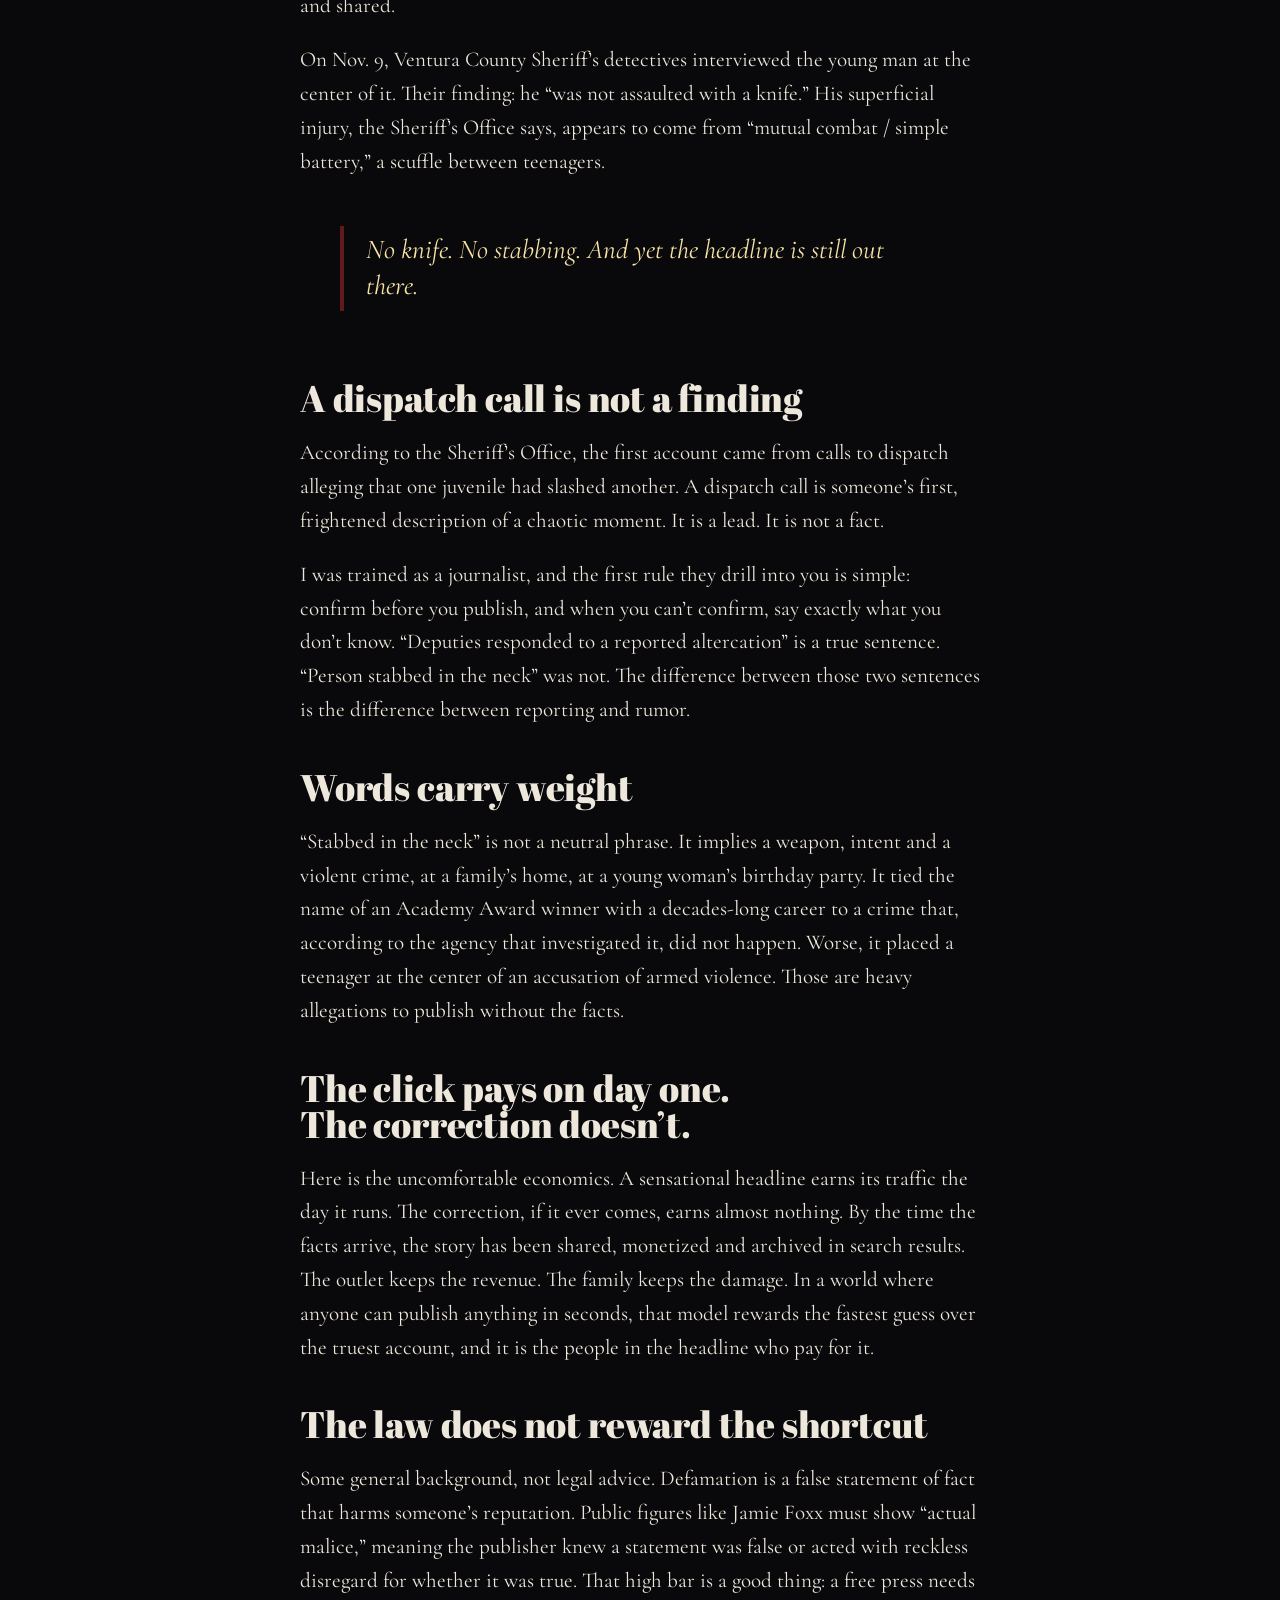
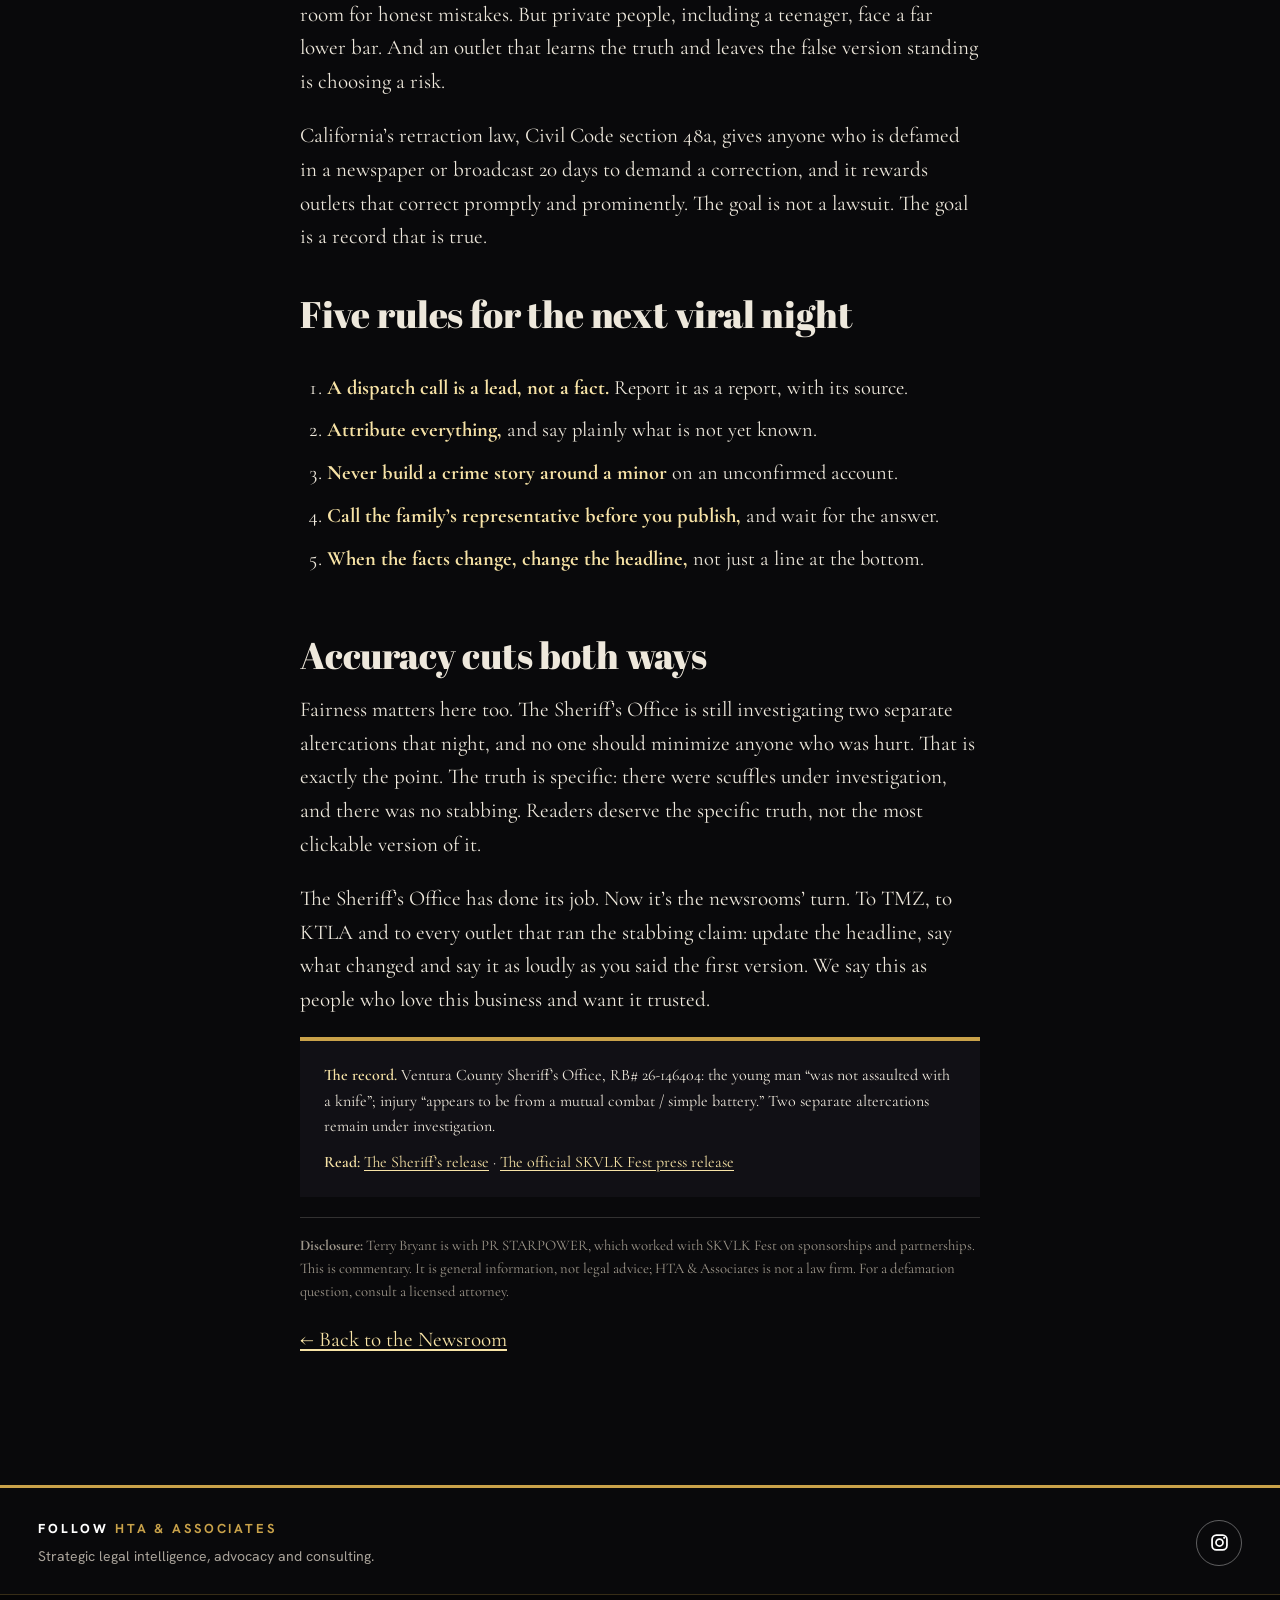
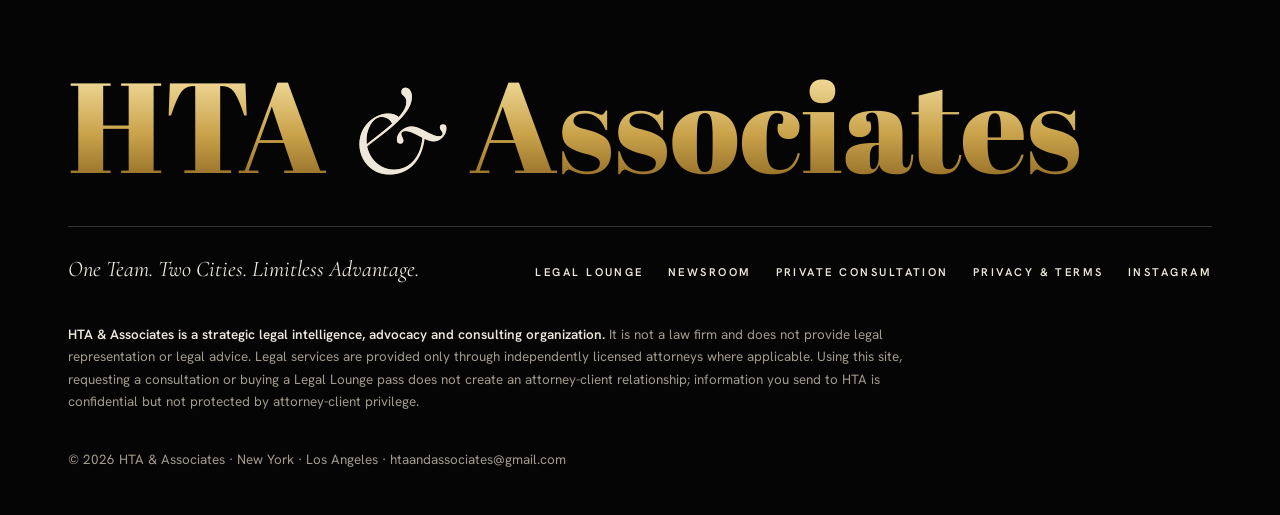
<file: docs/editorial-rush-to-publish-skvlk-fest.html>
<!doctype html>
<html lang="en">
<head>
<meta charset="utf-8">
<meta name="viewport" content="width=device-width,initial-scale=1,viewport-fit=cover">
<title>Get It Right, Then Get It First: What the SKVLK Fest Story Should Teach Every Newsroom | HTA &amp; Associates</title>
<meta name="description" content="A dispatch call became a worldwide headline. The Sheriff&#x27;s finding is still catching up. An editorial on accuracy, accountability and the business of the unverified headline.">
<link rel="canonical" href="https://htaassociates.com/editorial-rush-to-publish-skvlk-fest.html">
<meta property="og:type" content="article"><meta property="og:site_name" content="HTA &amp; Associates">
<meta property="og:title" content="Get It Right, Then Get It First: What the SKVLK Fest Story Should Teach Every Newsroom | HTA &amp; Associates"><meta property="og:description" content="A dispatch call became a worldwide headline. The Sheriff&#x27;s finding is still catching up. An editorial on accuracy, accountability and the business of the unverified headline."><meta property="og:url" content="https://htaassociates.com/editorial-rush-to-publish-skvlk-fest.html">
<meta name="robots" content="index,follow,max-image-preview:large">
<meta property="og:image" content="https://htaassociates.com/assets/editorial-rush-to-publish.jpg"><meta name="twitter:card" content="summary_large_image">
<meta name="theme-color" content="#131110">
<link rel="icon" href="assets/favicon.svg" type="image/svg+xml">
<link rel="preconnect" href="https://fonts.googleapis.com"><link rel="preconnect" href="https://fonts.gstatic.com" crossorigin><link rel="stylesheet" href="https://fonts.googleapis.com/css2?family=Abril+Fatface&family=Cormorant+Garamond:ital,wght@0,500;1,500&family=Hanken+Grotesk:wght@400;500;600&display=swap">
<link rel="stylesheet" href="assets/hta.css">
<script type="application/ld+json">{"@context": "https://schema.org", "@type": "Organization", "name": "HTA & Associates", "url": "https://htaassociates.com/", "email": "htaandassociates@gmail.com", "logo": "https://htaassociates.com/assets/favicon.svg", "areaServed": ["New York", "Los Angeles"], "sameAs": ["https://www.instagram.com/htaassociates/"], "description": "Strategic legal intelligence, advocacy and consulting for media, law and reputation. New York and Los Angeles."}</script>
<style>
.ed-hero{position:relative;padding:0}
.ed-hero img{width:100%;height:auto;display:block;max-height:78vh;object-fit:cover}
.ed{max-width:68ch;margin:0 auto;padding:clamp(40px,6vw,80px) 0 clamp(72px,10vw,140px);display:grid;gap:20px}
.ed .kick{font-family:var(--body);font-size:.78rem;font-weight:600;letter-spacing:.28em;text-transform:uppercase;color:var(--gold-2)}
.ed h1{font-size:clamp(2.6rem,6vw,4.6rem);line-height:1}
.ed h1 i{color:var(--gold-2)}
.ed .dek{font-family:var(--serif);font-style:italic;font-size:1.55rem;line-height:1.4;color:var(--ivory-2)}
.ed .by{font-size:.86rem;letter-spacing:.08em;text-transform:uppercase;color:var(--gold-1);border-top:1px solid rgba(238,232,220,.18);border-bottom:1px solid rgba(238,232,220,.18);padding:14px 0}
.ed .by span{display:block;color:#9d968a;letter-spacing:.04em;text-transform:none;margin-top:4px}
.ed p{font-family:var(--serif);font-size:1.32rem;line-height:1.6;color:var(--ivory)}
.ed p.first::first-letter{font-family:'Abril Fatface',serif;float:left;font-size:4.4em;line-height:.8;padding:8px 12px 0 0;color:var(--gold-2)}
.ed h2{font-size:clamp(1.7rem,3vw,2.3rem);margin-top:22px;color:var(--ivory)}
.ed blockquote{border-left:4px solid var(--oxblood);padding:6px 0 6px 22px;font-family:var(--serif);font-style:italic;font-size:1.7rem;line-height:1.35;color:var(--gold-1)}
.ed ol{display:grid;gap:12px;padding-left:1.3em;font-family:var(--serif);font-size:1.28rem;line-height:1.5}
.ed ol b{color:var(--gold-1)}
.ed .facts{background:var(--night-2);border-top:4px solid var(--gold-2);padding:22px 24px;display:grid;gap:10px;font-size:1rem}
.ed .facts b{color:var(--gold-1);font-weight:600}
.ed .note{font-size:.92rem;color:#9d968a;border-top:1px solid rgba(238,232,220,.18);padding-top:16px;line-height:1.55}
.ed a{color:var(--gold-1);text-decoration:underline;text-underline-offset:3px}
</style>
<script type="application/ld+json">{"@context": "https://schema.org", "@type": "OpinionNewsArticle", "headline": "Get It Right, Then Get It First: What the SKVLK Fest Story Should Teach Every Newsroom", "description": "A dispatch call became a worldwide headline. The Sheriff's finding is still catching up. An editorial on accuracy, accountability and the business of the unverified headline.", "datePublished": "2026-11-11", "image": ["https://htaassociates.com/assets/editorial-rush-to-publish.jpg"], "author": {"@type": "Person", "name": "Terry Bryant"}, "publisher": {"@type": "Organization", "name": "HTA & Associates", "url": "https://htaassociates.com/"}, "mainEntityOfPage": "https://htaassociates.com/editorial-rush-to-publish-skvlk-fest.html"}</script>
</head>
<body class="ink">
<header class="bar"><div class="wrap">
<a class="mark" href="index.html">HTA <i>&amp;</i> Associates</a>
<nav class="nav" aria-label="Main"><a href="index.html#divisions">Divisions</a><a href="lounge.html">Legal Lounge</a><a href="newsroom.html" aria-current="page">Newsroom</a><a class="nav-cta" href="index.html#consult">Private Consultation</a></nav>
</div></header>

<section class="ed-hero"><img src="assets/editorial-rush-to-publish.jpg" alt="Get it right. Then get it first. An HTA &amp; Associates editorial."></section>
<article class="wrap"><div class="ed">
  <p class="kick">Editorial &middot; The Newsroom Table &middot; Nov. 11, 2026</p>
  <h1>Get It Right, <i>Then</i> Get It First.</h1>
  <p class="dek">A dispatch call became a worldwide headline in a day. The Sheriff&rsquo;s finding is still catching up. What the SKVLK Fest &ldquo;stabbing&rdquo; story should teach every newsroom.</p>
  <p class="by">By Terry Bryant, Senior Public Relations Specialist, with the HTA &amp; Associates newsroom<span>Commentary. Disclosure below.</span></p>

  <p class="first">On Saturday night, Nov. 7, Jamie Foxx and his family opened their Hidden Valley home for SKVLK Fest, the Halloween music festival his daughter Anelise created, on the night she celebrated her 18th birthday. Thousands of young people came. Organizers put the crowd at 25,000; the Sheriff&rsquo;s Office estimated 3,000 or more.</p>
  <p>By the next day, the internet was telling a different story. &ldquo;1 person stabbed in neck during Halloween party at Jamie Foxx&rsquo;s mansion,&rdquo; read a KTLA headline credited to TMZ. Within hours the claim was everywhere, syndicated, aggregated and shared.</p>
  <p>On Nov. 9, Ventura County Sheriff&rsquo;s detectives interviewed the young man at the center of it. Their finding: he &ldquo;was not assaulted with a knife.&rdquo; His superficial injury, the Sheriff&rsquo;s Office says, appears to come from &ldquo;mutual combat / simple battery,&rdquo; a scuffle between teenagers.</p>
  <blockquote>No knife. No stabbing. And yet the headline is still out there.</blockquote>

  <h2>A dispatch call is not a finding</h2>
  <p>According to the Sheriff&rsquo;s Office, the first account came from calls to dispatch alleging that one juvenile had slashed another. A dispatch call is someone&rsquo;s first, frightened description of a chaotic moment. It is a lead. It is not a fact.</p>
  <p>I was trained as a journalist, and the first rule they drill into you is simple: confirm before you publish, and when you can&rsquo;t confirm, say exactly what you don&rsquo;t know. &ldquo;Deputies responded to a reported altercation&rdquo; is a true sentence. &ldquo;Person stabbed in the neck&rdquo; was not. The difference between those two sentences is the difference between reporting and rumor.</p>

  <h2>Words carry weight</h2>
  <p>&ldquo;Stabbed in the neck&rdquo; is not a neutral phrase. It implies a weapon, intent and a violent crime, at a family&rsquo;s home, at a young woman&rsquo;s birthday party. It tied the name of an Academy Award winner with a decades-long career to a crime that, according to the agency that investigated it, did not happen. Worse, it placed a teenager at the center of an accusation of armed violence. Those are heavy allegations to publish without the facts.</p>

  <h2>The click pays on day one. The correction doesn&rsquo;t.</h2>
  <p>Here is the uncomfortable economics. A sensational headline earns its traffic the day it runs. The correction, if it ever comes, earns almost nothing. By the time the facts arrive, the story has been shared, monetized and archived in search results. The outlet keeps the revenue. The family keeps the damage. In a world where anyone can publish anything in seconds, that model rewards the fastest guess over the truest account, and it is the people in the headline who pay for it.</p>

  <h2>The law does not reward the shortcut</h2>
  <p>Some general background, not legal advice. Defamation is a false statement of fact that harms someone&rsquo;s reputation. Public figures like Jamie Foxx must show &ldquo;actual malice,&rdquo; meaning the publisher knew a statement was false or acted with reckless disregard for whether it was true. That high bar is a good thing: a free press needs room for honest mistakes. But private people, including a teenager, face a far lower bar. And an outlet that learns the truth and leaves the false version standing is choosing a risk.</p>
  <p>California&rsquo;s retraction law, Civil Code section 48a, gives anyone who is defamed in a newspaper or broadcast 20 days to demand a correction, and it rewards outlets that correct promptly and prominently. The goal is not a lawsuit. The goal is a record that is true.</p>

  <h2>Five rules for the next viral night</h2>
  <ol>
    <li><b>A dispatch call is a lead, not a fact.</b> Report it as a report, with its source.</li>
    <li><b>Attribute everything,</b> and say plainly what is not yet known.</li>
    <li><b>Never build a crime story around a minor</b> on an unconfirmed account.</li>
    <li><b>Call the family&rsquo;s representative before you publish,</b> and wait for the answer.</li>
    <li><b>When the facts change, change the headline,</b> not just a line at the bottom.</li>
  </ol>

  <h2>Accuracy cuts both ways</h2>
  <p>Fairness matters here too. The Sheriff&rsquo;s Office is still investigating two separate altercations that night, and no one should minimize anyone who was hurt. That is exactly the point. The truth is specific: there were scuffles under investigation, and there was no stabbing. Readers deserve the specific truth, not the most clickable version of it.</p>
  <p>The Sheriff&rsquo;s Office has done its job. Now it&rsquo;s the newsrooms&rsquo; turn. To TMZ, to KTLA and to every outlet that ran the stabbing claim: update the headline, say what changed and say it as loudly as you said the first version. We say this as people who love this business and want it trusted.</p>

  <div class="facts">
    <p style="font-size:1rem"><b>The record.</b> Ventura County Sheriff&rsquo;s Office, RB# 26-146404: the young man &ldquo;was not assaulted with a knife&rdquo;; injury &ldquo;appears to be from a mutual combat / simple battery.&rdquo; Two separate altercations remain under investigation.</p>
    <p style="font-size:1rem"><b>Read:</b> <a href="https://local.nixle.com/alert/12829667/" target="_blank" rel="noopener">The Sheriff&rsquo;s release</a> &middot; <a href="https://prstarpower.com/statement-skvlk-fest-2026.html" target="_blank" rel="noopener">The official SKVLK Fest press release</a></p>
  </div>

  <p class="note"><strong>Disclosure:</strong> Terry Bryant is with PR STARPOWER, which worked with SKVLK Fest on sponsorships and partnerships. This is commentary. It is general information, not legal advice; HTA &amp; Associates is not a law firm. For a defamation question, consult a licensed attorney.</p>
  <p><a href="newsroom.html">&larr; Back to the Newsroom</a></p>
</div></article>
<!-- FOLLOW:START -->
<style>section.sf{padding:0;margin:0;min-height:0}.sf .sf-h,.sf .sf-t{margin:0}.sf .sf-h{margin-bottom:6px}.sf{background:#09090b;color:#F3F0EA;border-top:3px solid #C9A24A;font-family:'Hanken Grotesk',system-ui,sans-serif}.sf-w{max-width:1240px;margin:0 auto;padding:30px 18px 26px;display:flex;flex-wrap:wrap;align-items:center;justify-content:space-between;gap:20px 40px}.sf-h{font-weight:800;font-size:13px;letter-spacing:.22em;text-transform:uppercase;color:#fff;margin:0 0 6px}.sf-h b{color:#C9A24A}.sf-t{font-size:14px;color:#A9A39A;margin:0}.sf-row{display:flex;gap:12px;flex-wrap:wrap}.sf-i{width:46px;height:46px;border-radius:50%;display:inline-flex;align-items:center;justify-content:center;border:1.5px solid rgba(255,255,255,.35);color:#fff;transition:background .2s,border-color .2s,transform .2s}.sf-i svg{width:21px;height:21px}.sf-i:hover,.sf-i:focus-visible{background:#C9A24A;border-color:#C9A24A;color:#0A0A0A;transform:translateY(-2px)}.sf-net{flex-basis:100%;display:flex;flex-wrap:wrap;gap:8px 22px;align-items:center;border-top:1px solid rgba(255,255,255,.12);padding-top:16px;font-size:13px;font-weight:600;letter-spacing:.06em}.sf-net span{text-transform:uppercase;letter-spacing:.2em;font-size:11px;color:#8C867D}.sf-net a{color:#E9E4DA;text-decoration:none}.sf-net a:hover{color:#C9A24A}.sf-net a[aria-current]{color:#C9A24A}@media (prefers-reduced-motion:reduce){.sf-i{transition:none}}</style>
<section class="sf" aria-label="Follow HTA & Associates"><div class="sf-w"><div><p class="sf-h">Follow <b>HTA &amp; Associates</b></p><p class="sf-t">Strategic legal intelligence, advocacy and consulting.</p></div><div class="sf-row"><a class="sf-i" href="https://www.instagram.com/htaassociates/" target="_blank" rel="noopener me" aria-label="HTA & Associates on Instagram" title="Instagram"><svg viewBox="0 0 24 24" aria-hidden="true"><rect x="3.5" y="3.5" width="17" height="17" rx="5" fill="none" stroke="currentColor" stroke-width="2"/><circle cx="12" cy="12" r="4" fill="none" stroke="currentColor" stroke-width="2"/><circle cx="17.3" cy="6.7" r="1.2" fill="currentColor"/></svg></a></div></div></section>
<!-- FOLLOW:END -->
<footer class="foot"><div class="wrap">
<p class="foot-name">HTA <i>&amp;</i> Associates</p>
<div class="foot-row">
  <p class="foot-tag">One Team. Two Cities. Limitless Advantage.</p>
  <nav class="foot-links" aria-label="Footer"><a href="lounge.html">Legal Lounge</a><a href="newsroom.html">Newsroom</a><a href="index.html#consult">Private Consultation</a><a href="legal.html">Privacy &amp; Terms</a><a href="https://www.instagram.com/htaassociates/" target="_blank" rel="noopener me">Instagram</a></nav>
</div>
<p class="disclaimer"><strong>HTA &amp; Associates is a strategic legal intelligence, advocacy and consulting organization.</strong>
It is not a law firm and does not provide legal representation or legal advice. Legal services are provided only through independently licensed attorneys where applicable.
Using this site, requesting a consultation or buying a Legal Lounge pass does not create an attorney-client relationship; information you send to HTA is confidential but not protected by attorney-client privilege.</p>
<p class="disclaimer">© 2026 HTA &amp; Associates · New York · Los Angeles · htaandassociates@gmail.com</p>
</div></footer>
</body>
</html>
</file>
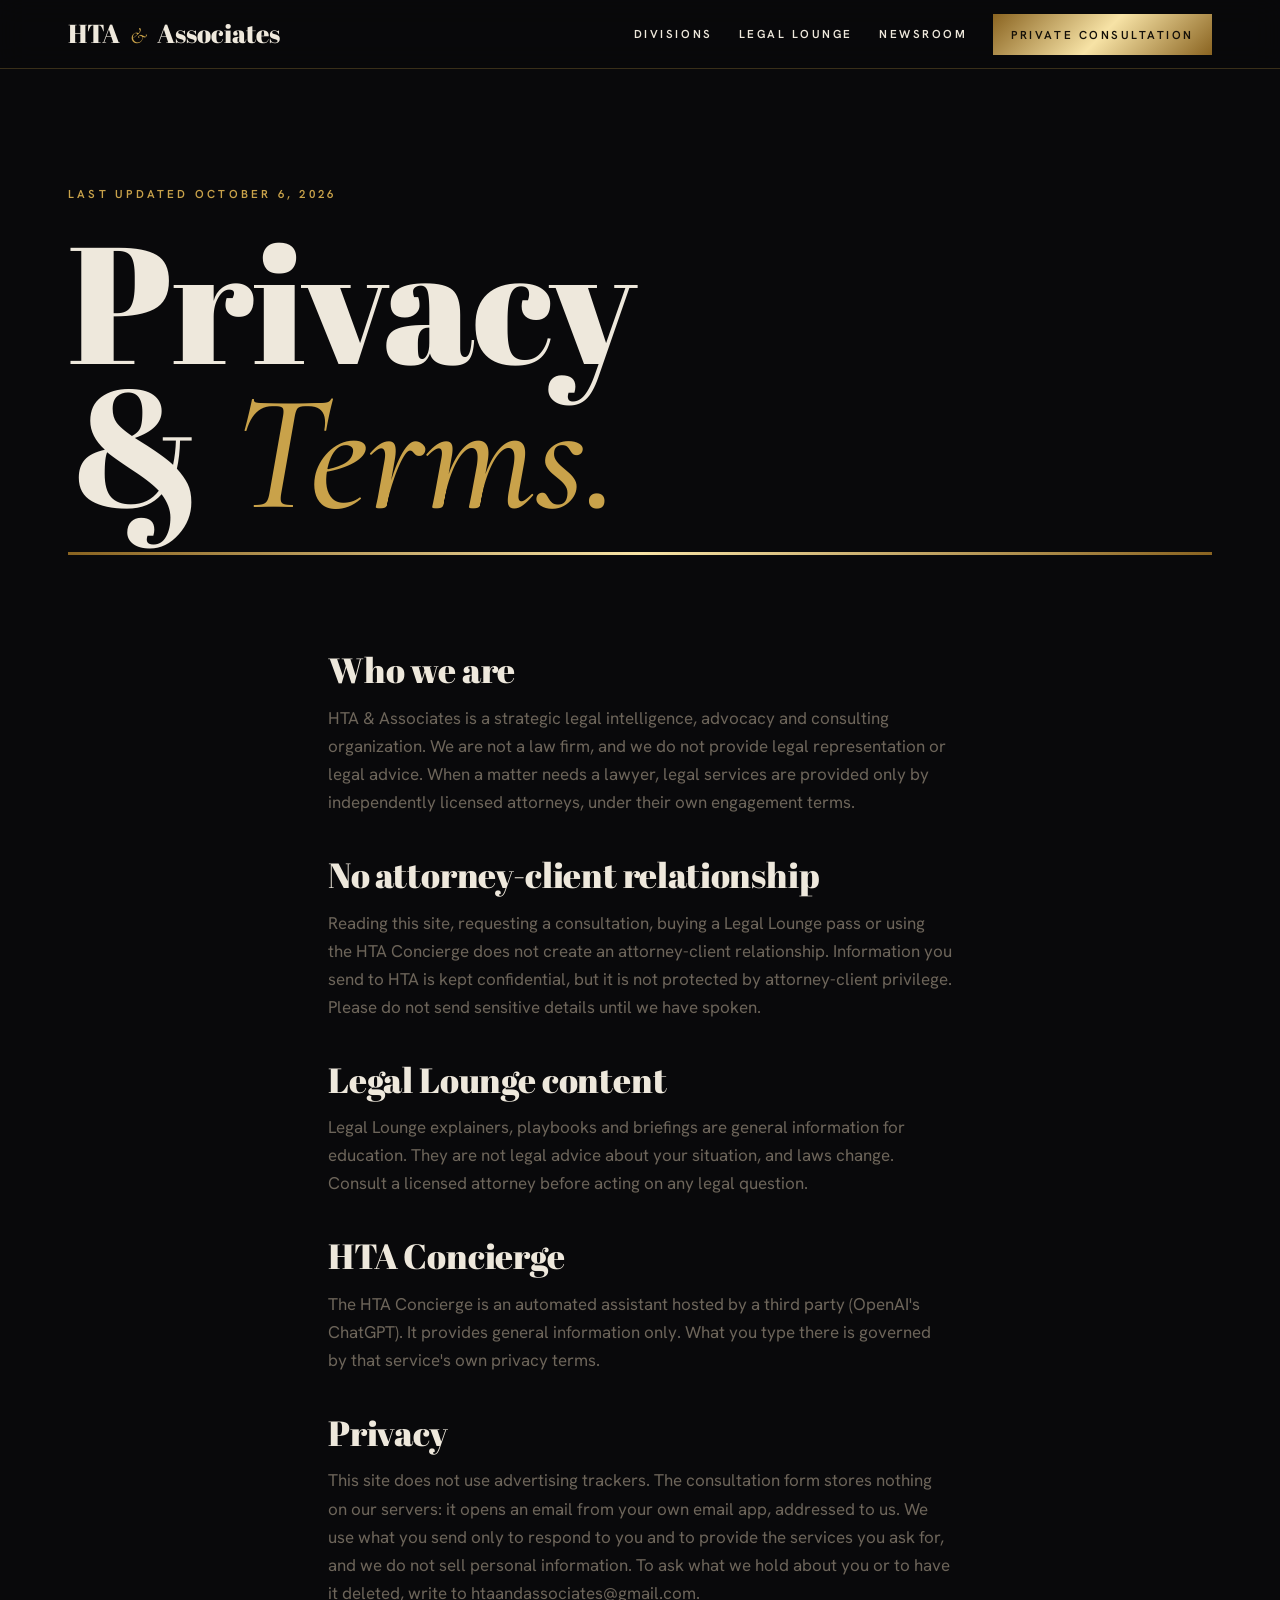
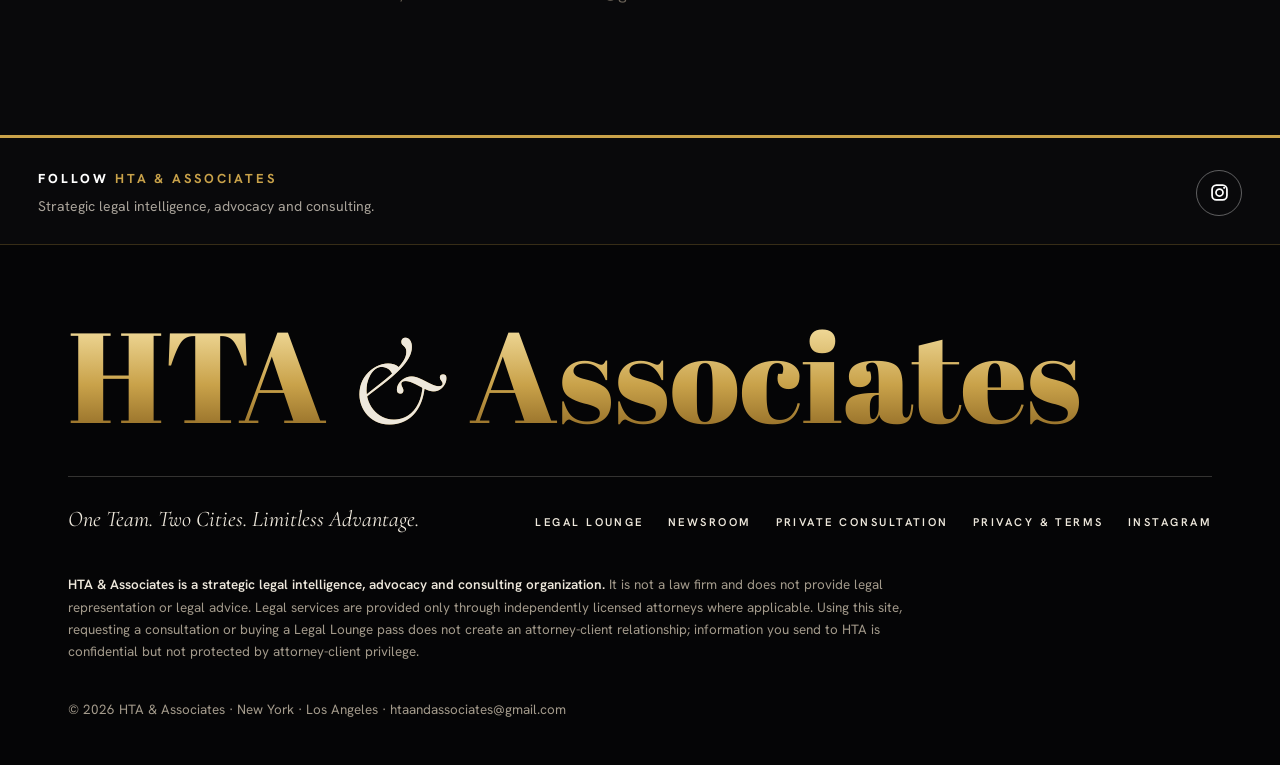
<file: docs/legal.html>
<!doctype html>
<html lang="en">
<head>
<meta charset="utf-8">
<meta name="viewport" content="width=device-width,initial-scale=1,viewport-fit=cover">
<title>Privacy &amp; Terms | HTA &amp; Associates</title>
<meta name="description" content="Disclaimer, privacy notice and terms of use for HTA &amp; Associates.">
<link rel="canonical" href="https://htaassociates.com/legal.html">
<meta property="og:type" content="website"><meta property="og:site_name" content="HTA &amp; Associates">
<meta property="og:title" content="Privacy &amp; Terms | HTA &amp; Associates"><meta property="og:description" content="Disclaimer, privacy notice and terms of use for HTA &amp; Associates."><meta property="og:url" content="https://htaassociates.com/legal.html">
<meta name="robots" content="index,follow,max-image-preview:large">
<meta property="og:image" content="https://htaassociates.com/assets/lady-justice.jpg"><meta name="twitter:card" content="summary_large_image">
<meta name="theme-color" content="#131110">
<link rel="icon" href="assets/favicon.svg" type="image/svg+xml">
<link rel="preconnect" href="https://fonts.googleapis.com"><link rel="preconnect" href="https://fonts.gstatic.com" crossorigin><link rel="stylesheet" href="https://fonts.googleapis.com/css2?family=Abril+Fatface&family=Cormorant+Garamond:ital,wght@0,500;1,500&family=Hanken+Grotesk:wght@400;500;600&display=swap">
<link rel="stylesheet" href="assets/hta.css">
<script type="application/ld+json">{"@context": "https://schema.org", "@type": "Organization", "name": "HTA & Associates", "url": "https://htaassociates.com/", "email": "htaandassociates@gmail.com", "logo": "https://htaassociates.com/assets/favicon.svg", "areaServed": ["New York", "Los Angeles"], "sameAs": ["https://www.instagram.com/htaassociates/"], "description": "Strategic legal intelligence, advocacy and consulting for media, law and reputation. New York and Los Angeles."}</script>
<style>.doc{display:grid;gap:16px;max-width:72ch;padding-bottom:clamp(72px,10vw,140px)}.doc h2{font-size:2.2rem;margin-top:26px}.doc p{color:var(--grey)}</style>
</head>
<body class="ink">
<header class="bar"><div class="wrap">
<a class="mark" href="index.html">HTA <i>&amp;</i> Associates</a>
<nav class="nav" aria-label="Main"><a href="index.html#divisions">Divisions</a><a href="lounge.html">Legal Lounge</a><a href="newsroom.html">Newsroom</a><a class="nav-cta" href="index.html#consult">Private Consultation</a></nav>
</div></header>

<section class="page-hero"><div class="wrap"><p class="label">Last updated October 6, 2026</p><h1>Privacy &amp; <i>Terms.</i></h1><hr class="heavy-rule"></div></section>
<section><div class="wrap doc">
  <h2>Who we are</h2>
  <p>HTA &amp; Associates is a strategic legal intelligence, advocacy and consulting organization. We are not a law firm, and we do not provide legal representation or legal advice. When a matter needs a lawyer, legal services are provided only by independently licensed attorneys, under their own engagement terms.</p>
  <h2>No attorney-client relationship</h2>
  <p>Reading this site, requesting a consultation, buying a Legal Lounge pass or using the HTA Concierge does not create an attorney-client relationship. Information you send to HTA is kept confidential, but it is not protected by attorney-client privilege. Please do not send sensitive details until we have spoken.</p>
  <h2>Legal Lounge content</h2>
  <p>Legal Lounge explainers, playbooks and briefings are general information for education. They are not legal advice about your situation, and laws change. Consult a licensed attorney before acting on any legal question.</p>
  <h2>HTA Concierge</h2>
  <p>The HTA Concierge is an automated assistant hosted by a third party (OpenAI's ChatGPT). It provides general information only. What you type there is governed by that service's own privacy terms.</p>
  <h2>Privacy</h2>
  <p>This site does not use advertising trackers. The consultation form stores nothing on our servers: it opens an email from your own email app, addressed to us. We use what you send only to respond to you and to provide the services you ask for, and we do not sell personal information. To ask what we hold about you or to have it deleted, write to htaandassociates@gmail.com.</p>
</div></section>
<!-- FOLLOW:START -->
<style>section.sf{padding:0;margin:0;min-height:0}.sf .sf-h,.sf .sf-t{margin:0}.sf .sf-h{margin-bottom:6px}.sf{background:#09090b;color:#F3F0EA;border-top:3px solid #C9A24A;font-family:'Hanken Grotesk',system-ui,sans-serif}.sf-w{max-width:1240px;margin:0 auto;padding:30px 18px 26px;display:flex;flex-wrap:wrap;align-items:center;justify-content:space-between;gap:20px 40px}.sf-h{font-weight:800;font-size:13px;letter-spacing:.22em;text-transform:uppercase;color:#fff;margin:0 0 6px}.sf-h b{color:#C9A24A}.sf-t{font-size:14px;color:#A9A39A;margin:0}.sf-row{display:flex;gap:12px;flex-wrap:wrap}.sf-i{width:46px;height:46px;border-radius:50%;display:inline-flex;align-items:center;justify-content:center;border:1.5px solid rgba(255,255,255,.35);color:#fff;transition:background .2s,border-color .2s,transform .2s}.sf-i svg{width:21px;height:21px}.sf-i:hover,.sf-i:focus-visible{background:#C9A24A;border-color:#C9A24A;color:#0A0A0A;transform:translateY(-2px)}.sf-net{flex-basis:100%;display:flex;flex-wrap:wrap;gap:8px 22px;align-items:center;border-top:1px solid rgba(255,255,255,.12);padding-top:16px;font-size:13px;font-weight:600;letter-spacing:.06em}.sf-net span{text-transform:uppercase;letter-spacing:.2em;font-size:11px;color:#8C867D}.sf-net a{color:#E9E4DA;text-decoration:none}.sf-net a:hover{color:#C9A24A}.sf-net a[aria-current]{color:#C9A24A}@media (prefers-reduced-motion:reduce){.sf-i{transition:none}}</style>
<section class="sf" aria-label="Follow HTA & Associates"><div class="sf-w"><div><p class="sf-h">Follow <b>HTA &amp; Associates</b></p><p class="sf-t">Strategic legal intelligence, advocacy and consulting.</p></div><div class="sf-row"><a class="sf-i" href="https://www.instagram.com/htaassociates/" target="_blank" rel="noopener me" aria-label="HTA & Associates on Instagram" title="Instagram"><svg viewBox="0 0 24 24" aria-hidden="true"><rect x="3.5" y="3.5" width="17" height="17" rx="5" fill="none" stroke="currentColor" stroke-width="2"/><circle cx="12" cy="12" r="4" fill="none" stroke="currentColor" stroke-width="2"/><circle cx="17.3" cy="6.7" r="1.2" fill="currentColor"/></svg></a></div></div></section>
<!-- FOLLOW:END -->
<footer class="foot"><div class="wrap">
<p class="foot-name">HTA <i>&amp;</i> Associates</p>
<div class="foot-row">
  <p class="foot-tag">One Team. Two Cities. Limitless Advantage.</p>
  <nav class="foot-links" aria-label="Footer"><a href="lounge.html">Legal Lounge</a><a href="newsroom.html">Newsroom</a><a href="index.html#consult">Private Consultation</a><a href="legal.html">Privacy &amp; Terms</a><a href="https://www.instagram.com/htaassociates/" target="_blank" rel="noopener me">Instagram</a></nav>
</div>
<p class="disclaimer"><strong>HTA &amp; Associates is a strategic legal intelligence, advocacy and consulting organization.</strong>
It is not a law firm and does not provide legal representation or legal advice. Legal services are provided only through independently licensed attorneys where applicable.
Using this site, requesting a consultation or buying a Legal Lounge pass does not create an attorney-client relationship; information you send to HTA is confidential but not protected by attorney-client privilege.</p>
<p class="disclaimer">© 2026 HTA &amp; Associates · New York · Los Angeles · htaandassociates@gmail.com</p>
</div></footer>
</body>
</html>
</file>
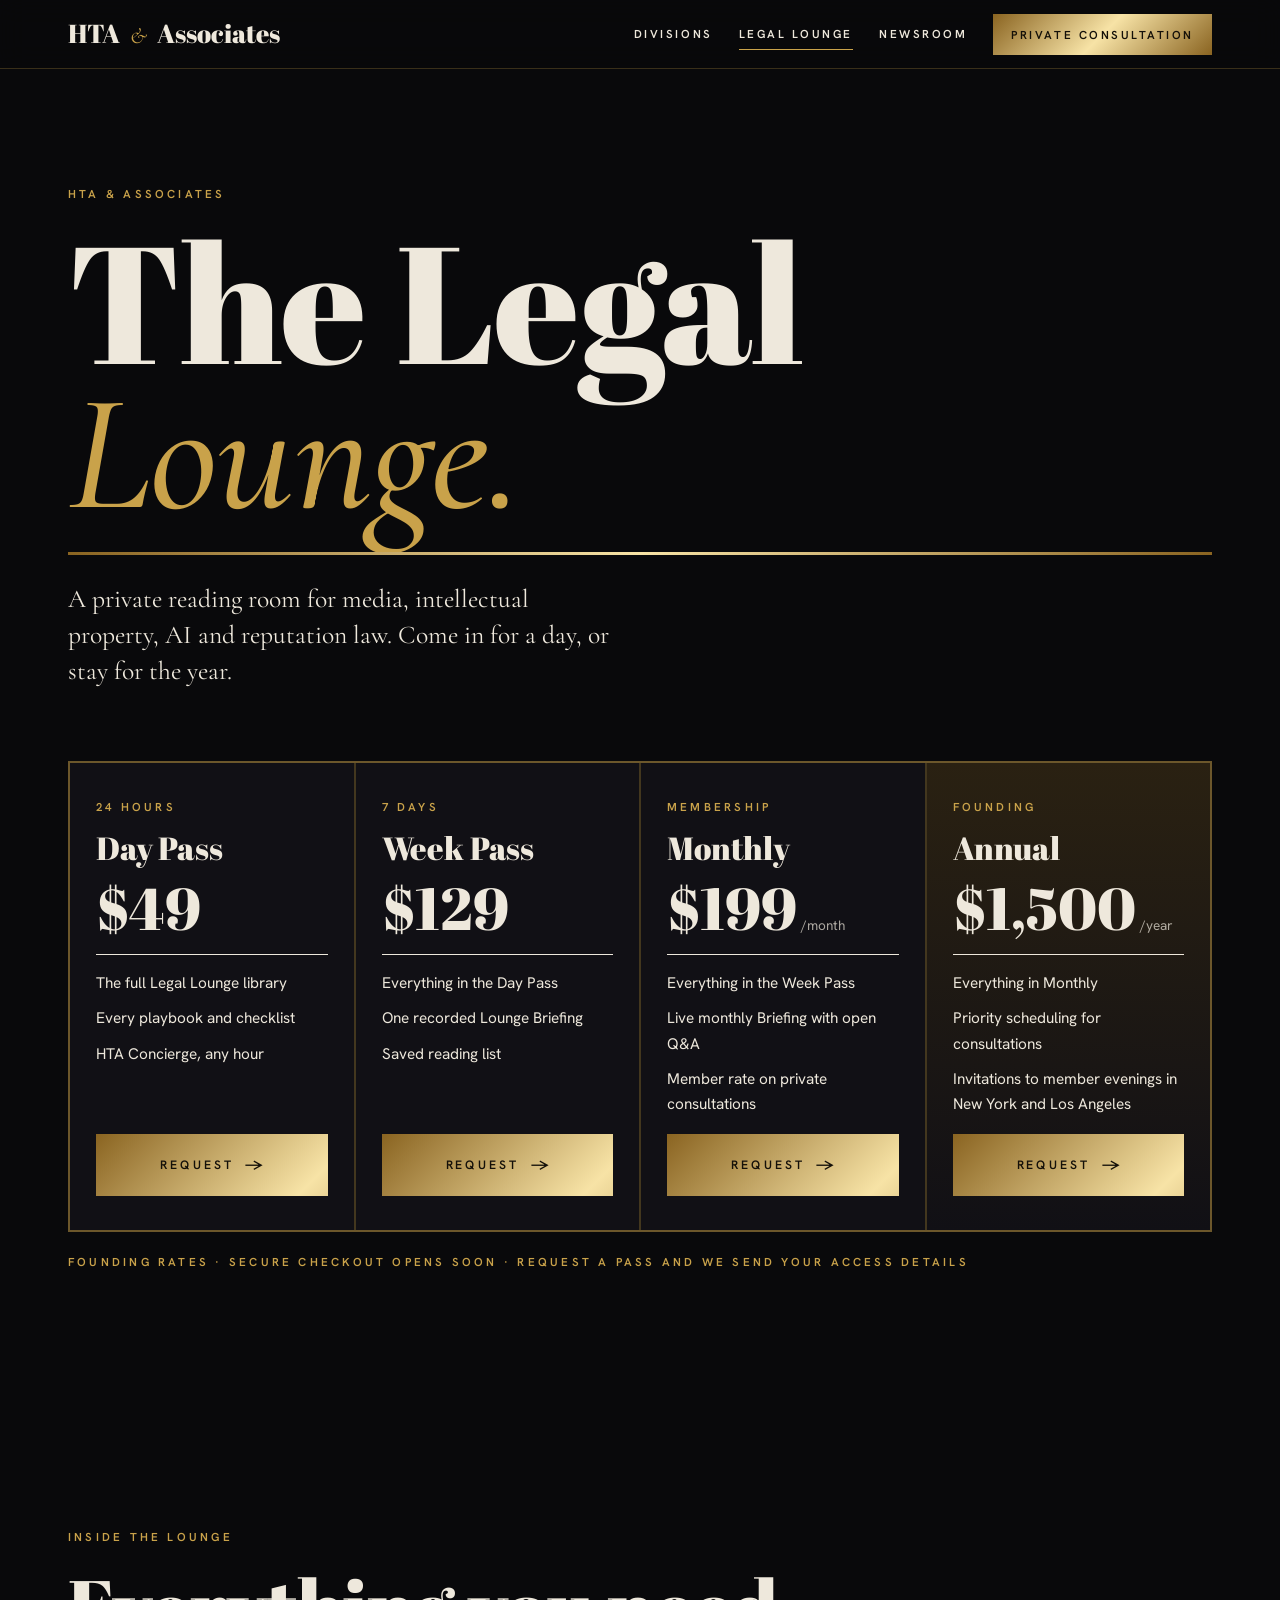
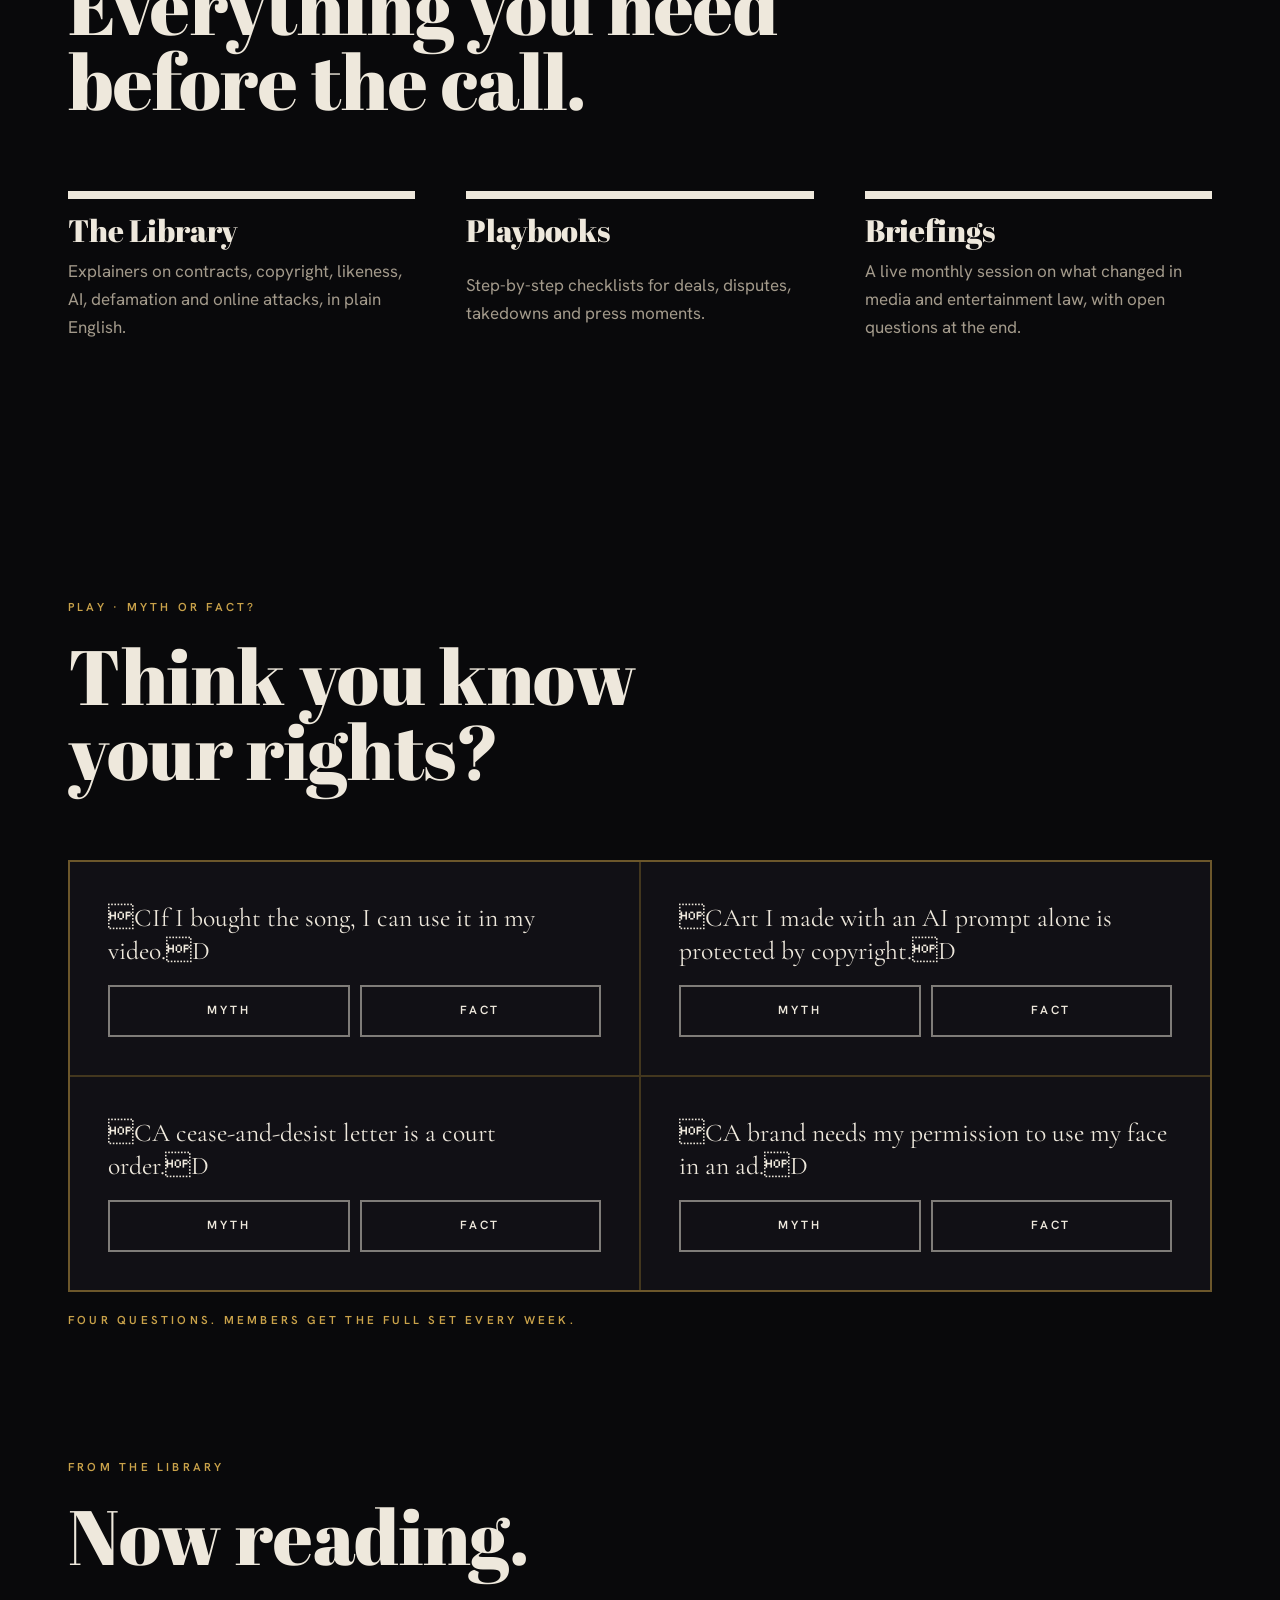
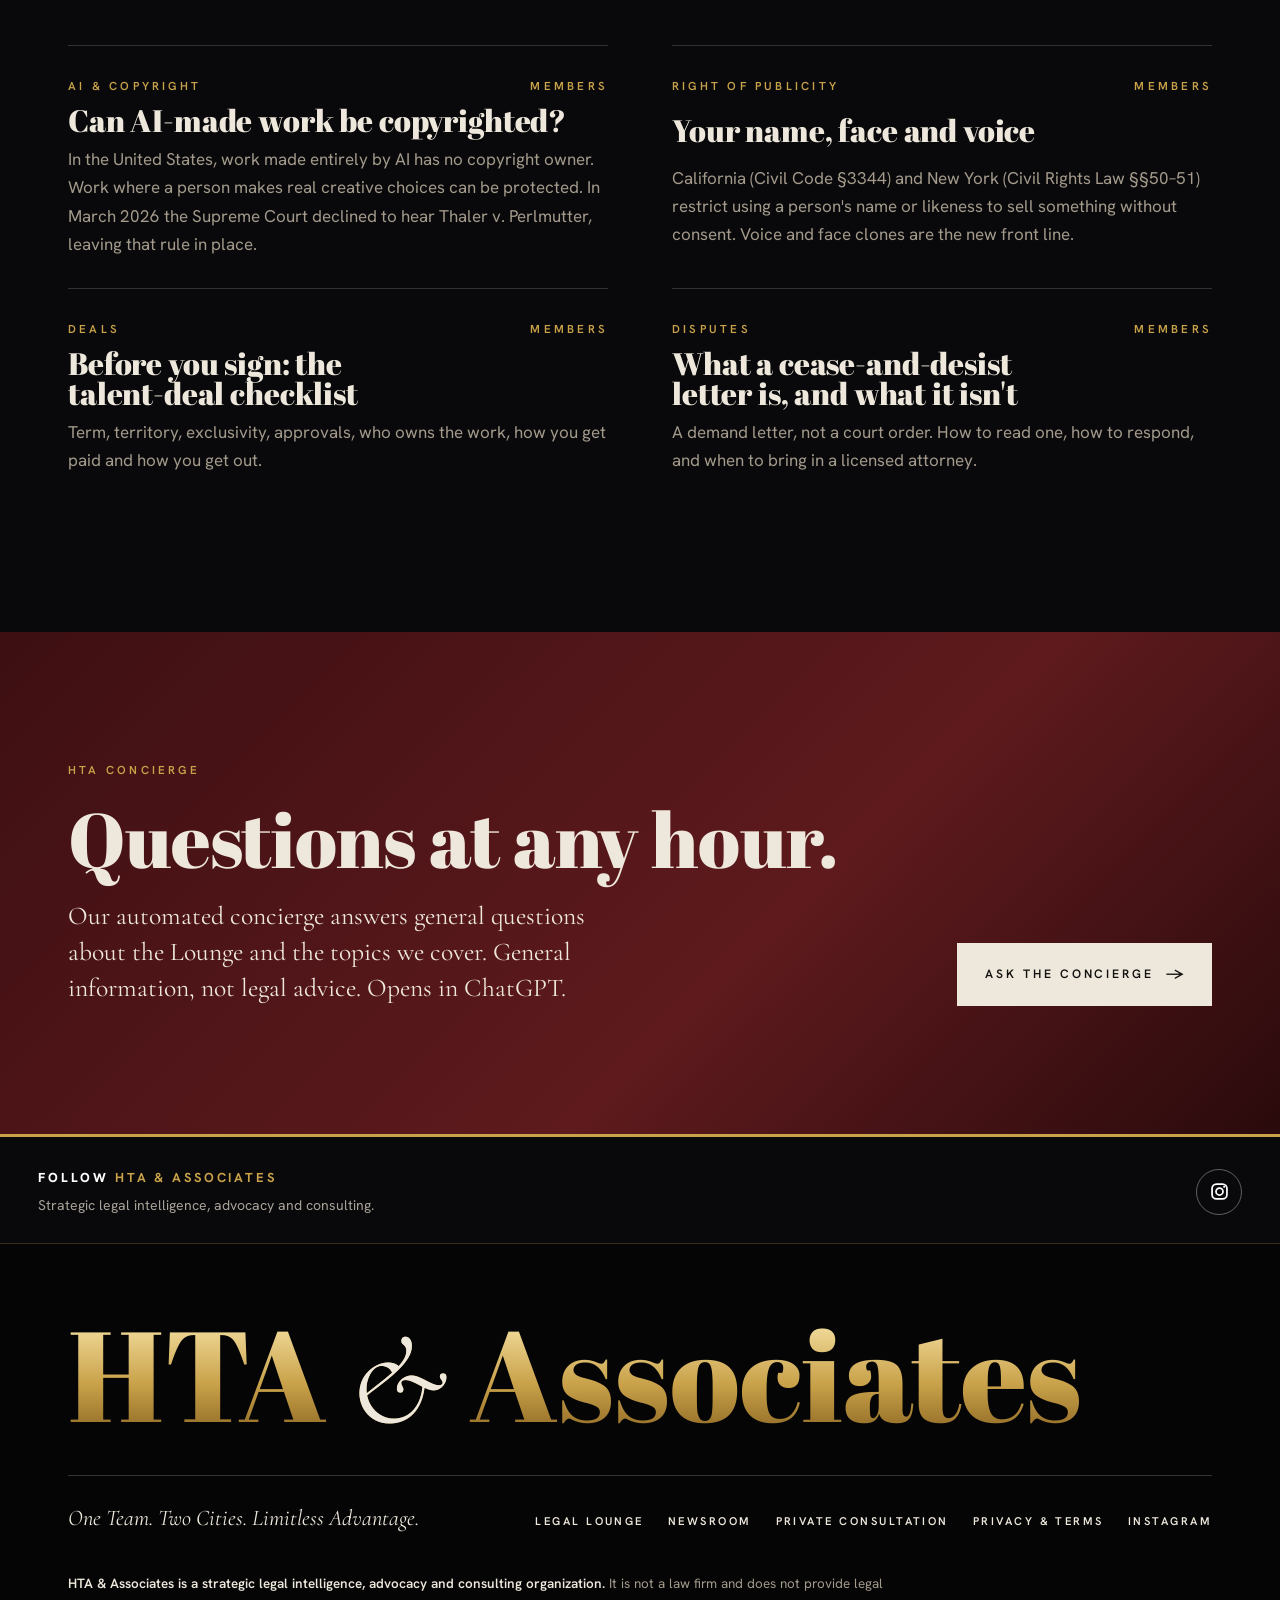
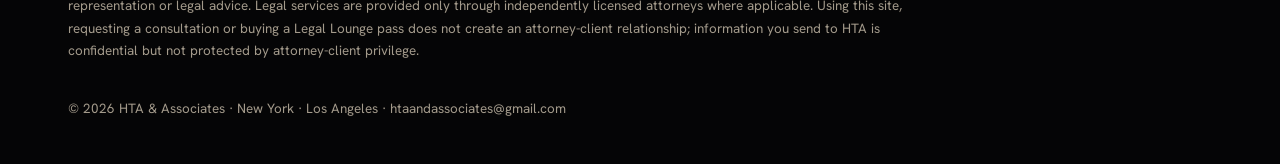
<file: docs/lounge.html>
<!doctype html>
<html lang="en">
<head>
<meta charset="utf-8">
<meta name="viewport" content="width=device-width,initial-scale=1,viewport-fit=cover">
<title>The Legal Lounge | HTA &amp; Associates</title>
<meta name="description" content="The Legal Lounge by HTA &amp; Associates: a private reading room for media, intellectual property, AI and reputation law. Day, week, monthly and annual passes.">
<link rel="canonical" href="https://htaassociates.com/lounge.html">
<meta property="og:type" content="website"><meta property="og:site_name" content="HTA &amp; Associates">
<meta property="og:title" content="The Legal Lounge | HTA &amp; Associates"><meta property="og:description" content="The Legal Lounge by HTA &amp; Associates: a private reading room for media, intellectual property, AI and reputation law. Day, week, monthly and annual passes."><meta property="og:url" content="https://htaassociates.com/lounge.html">
<meta name="robots" content="index,follow,max-image-preview:large">
<meta property="og:image" content="https://htaassociates.com/assets/lady-justice.jpg"><meta name="twitter:card" content="summary_large_image">
<meta name="theme-color" content="#131110">
<link rel="icon" href="assets/favicon.svg" type="image/svg+xml">
<link rel="preconnect" href="https://fonts.googleapis.com"><link rel="preconnect" href="https://fonts.gstatic.com" crossorigin><link rel="stylesheet" href="https://fonts.googleapis.com/css2?family=Abril+Fatface&family=Cormorant+Garamond:ital,wght@0,500;1,500&family=Hanken+Grotesk:wght@400;500;600&display=swap">
<link rel="stylesheet" href="assets/hta.css">
<script type="application/ld+json">{"@context": "https://schema.org", "@type": "Organization", "name": "HTA & Associates", "url": "https://htaassociates.com/", "email": "htaandassociates@gmail.com", "logo": "https://htaassociates.com/assets/favicon.svg", "areaServed": ["New York", "Los Angeles"], "sameAs": ["https://www.instagram.com/htaassociates/"], "description": "Strategic legal intelligence, advocacy and consulting for media, law and reputation. New York and Los Angeles."}</script>
<style>
.passes{display:grid;grid-template-columns:repeat(4,minmax(0,1fr));gap:2px;background:var(--ink);border:2px solid var(--ink)}
.pass{display:grid;grid-template-rows:auto auto auto 1fr auto;gap:16px;padding:34px 26px;background:var(--ivory)}
.pass--feature{background:var(--ink);color:var(--ivory)}
.pass h3{font-size:2rem}
.price{font-family:var(--display);font-size:clamp(3rem,4.6vw,4.2rem);line-height:1;font-variant-numeric:tabular-nums}
.price small{font-family:var(--body);font-size:.85rem;margin-left:4px;opacity:.7}
.pass ul{list-style:none;margin:0;padding:16px 0 0;border-top:1px solid currentColor;display:grid;gap:10px;font-size:.96rem;align-content:start}
.pass .btn{width:100%}
.pass--feature .btn{background:var(--ivory);color:var(--ink);border-color:var(--ivory)}
.pass--feature .btn:hover{background:var(--brass-hi);border-color:var(--brass-hi)}
.pass--feature .label{color:var(--brass-hi)}
@media (max-width:1000px){.passes{grid-template-columns:1fr 1fr}}
@media (max-width:600px){.passes{grid-template-columns:1fr}}
.note{margin-top:20px}
.inside{display:grid;grid-template-columns:repeat(3,minmax(0,1fr));gap:clamp(24px,4vw,56px)}
.inside div{display:grid;gap:12px;padding-top:16px;border-top:8px solid var(--ivory)}
@media (max-width:860px){.inside{grid-template-columns:1fr}}

.mf{display:grid;grid-template-columns:repeat(2,minmax(0,1fr));gap:2px;background:var(--ink);border:2px solid var(--ink)}
.card{background:var(--ivory);padding:clamp(24px,3vw,40px);display:grid;gap:18px;align-content:start}
.card q{font-family:var(--serif);font-size:1.6rem;line-height:1.3;quotes:"C" "D"}
.card .pick{display:flex;gap:10px}
.card .pick button{flex:1;padding:14px;background:transparent;border:2px solid var(--ink);font:inherit;font-size:.74rem;font-weight:600;letter-spacing:.24em;text-transform:uppercase;cursor:pointer}
.card .pick button:hover{background:var(--ink);color:var(--ivory)}
.card .verdict{display:grid;gap:8px;border-top:8px solid var(--oxblood);padding-top:14px}
.card .verdict b{font-family:var(--display);font-weight:400;font-size:2rem;color:var(--oxblood)}
.score{margin-top:18px}
@media (max-width:760px){.mf{grid-template-columns:1fr}}
.library{display:grid;grid-template-columns:1fr 1fr;gap:0 clamp(24px,5vw,80px)}
.lib{display:grid;gap:10px;padding-block:30px;border-top:1px solid var(--ink)}
.lib .label{display:flex;justify-content:space-between;gap:12px}
.lib .label em{font-style:normal;color:var(--oxblood)}
@media (max-width:760px){.library{grid-template-columns:1fr}}
.concierge{display:grid;grid-template-columns:minmax(0,1fr) auto;gap:28px;align-items:end}
@media (max-width:760px){.concierge{grid-template-columns:1fr}}
</style>
</head>
<body class="ink">
<header class="bar"><div class="wrap">
<a class="mark" href="index.html">HTA <i>&amp;</i> Associates</a>
<nav class="nav" aria-label="Main"><a href="index.html#divisions">Divisions</a><a href="lounge.html" aria-current="page">Legal Lounge</a><a href="newsroom.html">Newsroom</a><a class="nav-cta" href="index.html#consult">Private Consultation</a></nav>
</div></header>

<section class="page-hero"><div class="wrap">
  <p class="label">HTA &amp; Associates</p>
  <h1>The Legal <i>Lounge.</i></h1>
  <hr class="heavy-rule">
  <p class="lede">A private reading room for media, intellectual property, AI and reputation law. Come in for a day, or stay for the year.</p>
</div></section>

<section style="padding-bottom:clamp(72px,10vw,140px)"><div class="wrap">
  <div class="passes"><article class="pass"><p class="label">24 hours</p><h3>Day Pass</h3><p class="price">$49<small></small></p><ul><li>The full Legal Lounge library</li><li>Every playbook and checklist</li><li>HTA Concierge, any hour</li></ul><a class="btn" href="mailto:htaandassociates@gmail.com?subject=Legal%20Lounge:%20Day%20Pass%20pass">Request</a></article><article class="pass"><p class="label">7 days</p><h3>Week Pass</h3><p class="price">$129<small></small></p><ul><li>Everything in the Day Pass</li><li>One recorded Lounge Briefing</li><li>Saved reading list</li></ul><a class="btn" href="mailto:htaandassociates@gmail.com?subject=Legal%20Lounge:%20Week%20Pass%20pass">Request</a></article><article class="pass"><p class="label">Membership</p><h3>Monthly</h3><p class="price">$199<small>/month</small></p><ul><li>Everything in the Week Pass</li><li>Live monthly Briefing with open Q&amp;A</li><li>Member rate on private consultations</li></ul><a class="btn" href="mailto:htaandassociates@gmail.com?subject=Legal%20Lounge:%20Monthly%20pass">Request</a></article><article class="pass pass--feature"><p class="label">Founding</p><h3>Annual</h3><p class="price">$1,500<small>/year</small></p><ul><li>Everything in Monthly</li><li>Priority scheduling for consultations</li><li>Invitations to member evenings in New York and Los Angeles</li></ul><a class="btn" href="mailto:htaandassociates@gmail.com?subject=Legal%20Lounge:%20Annual%20pass">Request</a></article></div>
  <p class="note label muted">Founding rates · Secure checkout opens soon · Request a pass and we send your access details</p>
</div></section>

<section class="ink section"><div class="wrap">
  <div class="head"><p class="label">Inside the Lounge</p><h2>Everything you need<br>before the call.</h2></div>
  <div class="inside">
    <div><h3>The Library</h3><p class="muted">Explainers on contracts, copyright, likeness, AI, defamation and online attacks, in plain English.</p></div>
    <div><h3>Playbooks</h3><p class="muted">Step-by-step checklists for deals, disputes, takedowns and press moments.</p></div>
    <div><h3>Briefings</h3><p class="muted">A live monthly session on what changed in media and entertainment law, with open questions at the end.</p></div>
  </div>
</div></section>

<section class="section"><div class="wrap">
  <div class="head"><p class="label">Play · Myth or Fact?</p><h2>Think you know<br>your rights?</h2></div>
  <div class="mf" id="mf"></div>
  <p class="score label muted" id="score">Four questions. Members get the full set every week.</p>
</div></section>
<script>
(function(){
 var Q=[
  ["If I bought the song, I can use it in my video.",0,"Buying a copy lets you listen. Putting music in a video needs a license from the people who own the song and the recording."],
  ["Art I made with an AI prompt alone is protected by copyright.",0,"In the U.S., work with no human author has no copyright. Real human creative choices can be protected."],
  ["A cease-and-desist letter is a court order.",0,"It is a demand letter from the other side, not a court order. It still deserves a careful, timely answer."],
  ["A brand needs my permission to use my face in an ad.",1,"California and New York both restrict using a person's name or likeness in advertising without consent."]
 ],n=0,right=0,M=document.getElementById('mf');
 Q.forEach(function(q){
  var c=document.createElement('article');c.className='card';
  c.innerHTML='<q>'+q[0]+'</q><div class="pick"><button type="button">Myth</button><button type="button">Fact</button></div>';
  [].forEach.call(c.querySelectorAll('button'),function(b,i){b.onclick=function(){
    var ok=(i===1)===(q[1]===1);n++;if(ok)right++;
    c.querySelector('.pick').outerHTML='<div class="verdict"><b>'+(q[1]?'Fact.':'Myth.')+'</b><p>'+(ok?'You got it. ':'Not quite. ')+q[2]+'</p></div>';
    document.getElementById('score').textContent='Your score: '+right+' of '+n+(n===Q.length?' · Members get a new set every week.':'');
  }});
  M.appendChild(c);
 });
})();
</script>

<section class="section" style="padding-top:0"><div class="wrap">
  <div class="head"><p class="label">From the Library</p><h2>Now reading.</h2></div>
  <div class="library"><article class="lib"><p class="label">AI &amp; copyright<em>Members</em></p><h3>Can AI-made work be copyrighted?</h3><p class="muted">In the United States, work made entirely by AI has no copyright owner. Work where a person makes real creative choices can be protected. In March 2026 the Supreme Court declined to hear Thaler v. Perlmutter, leaving that rule in place.</p></article><article class="lib"><p class="label">Right of publicity<em>Members</em></p><h3>Your name, face and voice</h3><p class="muted">California (Civil Code §3344) and New York (Civil Rights Law §§50–51) restrict using a person's name or likeness to sell something without consent. Voice and face clones are the new front line.</p></article><article class="lib"><p class="label">Deals<em>Members</em></p><h3>Before you sign: the talent-deal checklist</h3><p class="muted">Term, territory, exclusivity, approvals, who owns the work, how you get paid and how you get out.</p></article><article class="lib"><p class="label">Disputes<em>Members</em></p><h3>What a cease-and-desist letter is, and what it isn't</h3><p class="muted">A demand letter, not a court order. How to read one, how to respond, and when to bring in a licensed attorney.</p></article></div>
</div></section>

<section class="ox section"><div class="wrap concierge">
  <div class="head" style="margin:0"><p class="label">HTA Concierge</p><h2>Questions at any hour.</h2><p class="lede">Our automated concierge answers general questions about the Lounge and the topics we cover. General information, not legal advice. Opens in ChatGPT.</p></div>
  <a class="btn" style="background:var(--ivory);color:var(--ink);border-color:var(--ivory)" href="https://chatgpt.com/g/g-Rf8pxQHPk-hollywood-s-top-attorney" target="_blank" rel="noopener">Ask the Concierge</a>
</div></section>
<!-- FOLLOW:START -->
<style>section.sf{padding:0;margin:0;min-height:0}.sf .sf-h,.sf .sf-t{margin:0}.sf .sf-h{margin-bottom:6px}.sf{background:#09090b;color:#F3F0EA;border-top:3px solid #C9A24A;font-family:'Hanken Grotesk',system-ui,sans-serif}.sf-w{max-width:1240px;margin:0 auto;padding:30px 18px 26px;display:flex;flex-wrap:wrap;align-items:center;justify-content:space-between;gap:20px 40px}.sf-h{font-weight:800;font-size:13px;letter-spacing:.22em;text-transform:uppercase;color:#fff;margin:0 0 6px}.sf-h b{color:#C9A24A}.sf-t{font-size:14px;color:#A9A39A;margin:0}.sf-row{display:flex;gap:12px;flex-wrap:wrap}.sf-i{width:46px;height:46px;border-radius:50%;display:inline-flex;align-items:center;justify-content:center;border:1.5px solid rgba(255,255,255,.35);color:#fff;transition:background .2s,border-color .2s,transform .2s}.sf-i svg{width:21px;height:21px}.sf-i:hover,.sf-i:focus-visible{background:#C9A24A;border-color:#C9A24A;color:#0A0A0A;transform:translateY(-2px)}.sf-net{flex-basis:100%;display:flex;flex-wrap:wrap;gap:8px 22px;align-items:center;border-top:1px solid rgba(255,255,255,.12);padding-top:16px;font-size:13px;font-weight:600;letter-spacing:.06em}.sf-net span{text-transform:uppercase;letter-spacing:.2em;font-size:11px;color:#8C867D}.sf-net a{color:#E9E4DA;text-decoration:none}.sf-net a:hover{color:#C9A24A}.sf-net a[aria-current]{color:#C9A24A}@media (prefers-reduced-motion:reduce){.sf-i{transition:none}}</style>
<section class="sf" aria-label="Follow HTA & Associates"><div class="sf-w"><div><p class="sf-h">Follow <b>HTA &amp; Associates</b></p><p class="sf-t">Strategic legal intelligence, advocacy and consulting.</p></div><div class="sf-row"><a class="sf-i" href="https://www.instagram.com/htaassociates/" target="_blank" rel="noopener me" aria-label="HTA & Associates on Instagram" title="Instagram"><svg viewBox="0 0 24 24" aria-hidden="true"><rect x="3.5" y="3.5" width="17" height="17" rx="5" fill="none" stroke="currentColor" stroke-width="2"/><circle cx="12" cy="12" r="4" fill="none" stroke="currentColor" stroke-width="2"/><circle cx="17.3" cy="6.7" r="1.2" fill="currentColor"/></svg></a></div></div></section>
<!-- FOLLOW:END -->
<footer class="foot"><div class="wrap">
<p class="foot-name">HTA <i>&amp;</i> Associates</p>
<div class="foot-row">
  <p class="foot-tag">One Team. Two Cities. Limitless Advantage.</p>
  <nav class="foot-links" aria-label="Footer"><a href="lounge.html">Legal Lounge</a><a href="newsroom.html">Newsroom</a><a href="index.html#consult">Private Consultation</a><a href="legal.html">Privacy &amp; Terms</a><a href="https://www.instagram.com/htaassociates/" target="_blank" rel="noopener me">Instagram</a></nav>
</div>
<p class="disclaimer"><strong>HTA &amp; Associates is a strategic legal intelligence, advocacy and consulting organization.</strong>
It is not a law firm and does not provide legal representation or legal advice. Legal services are provided only through independently licensed attorneys where applicable.
Using this site, requesting a consultation or buying a Legal Lounge pass does not create an attorney-client relationship; information you send to HTA is confidential but not protected by attorney-client privilege.</p>
<p class="disclaimer">© 2026 HTA &amp; Associates · New York · Los Angeles · htaandassociates@gmail.com</p>
</div></footer>
</body>
</html>
</file>
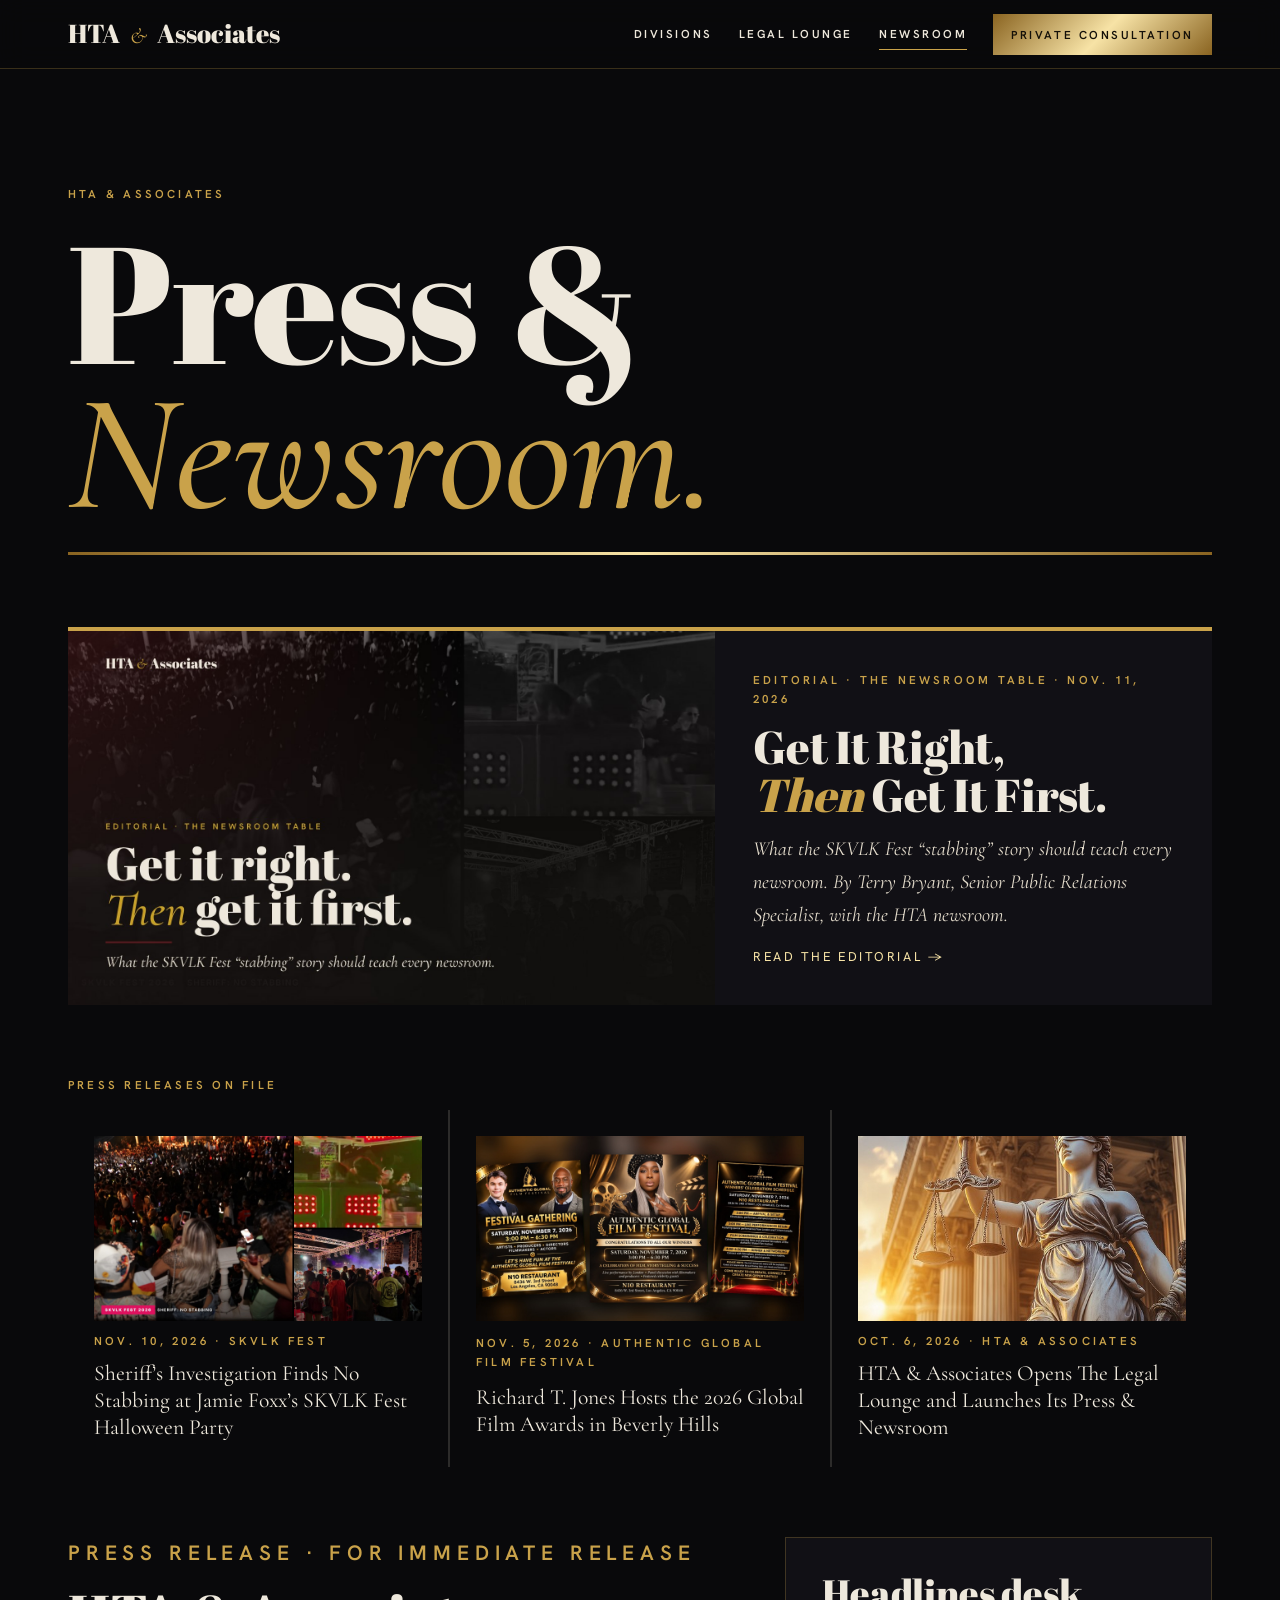
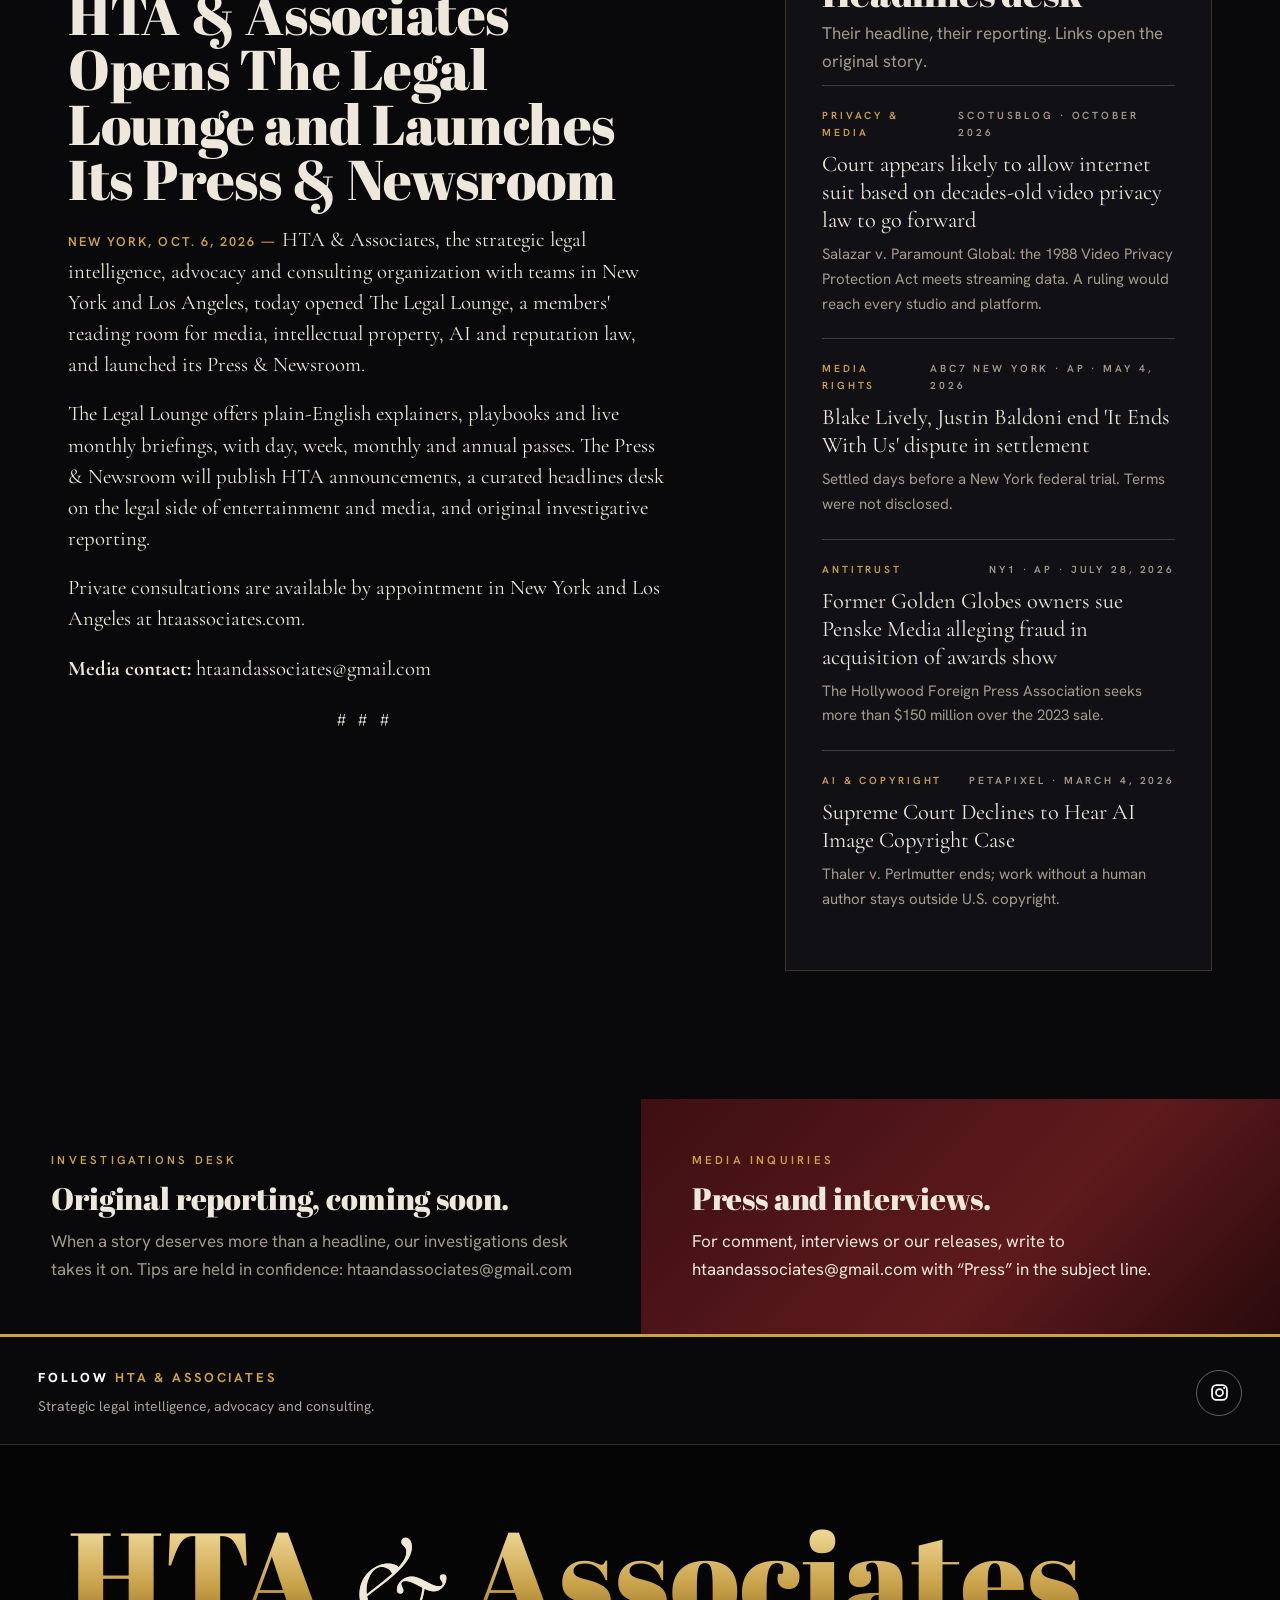
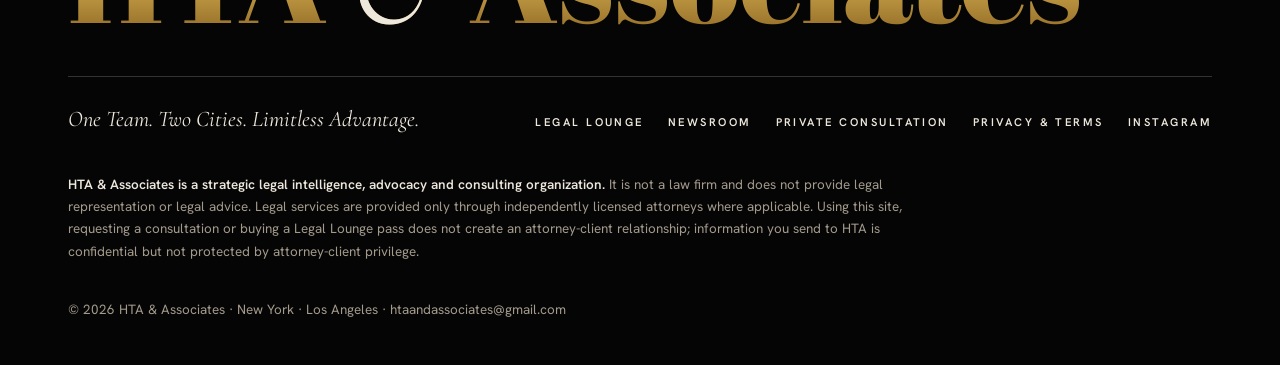
<file: docs/newsroom.html>
<!doctype html>
<html lang="en">
<head>
<meta charset="utf-8">
<meta name="viewport" content="width=device-width,initial-scale=1,viewport-fit=cover">
<title>Press &amp; Newsroom | HTA &amp; Associates</title>
<meta name="description" content="News, press releases and investigations from HTA &amp; Associates, with a headlines desk on the legal side of media and entertainment.">
<link rel="canonical" href="https://htaassociates.com/newsroom.html">
<meta property="og:type" content="website"><meta property="og:site_name" content="HTA &amp; Associates">
<meta property="og:title" content="Press &amp; Newsroom | HTA &amp; Associates"><meta property="og:description" content="News, press releases and investigations from HTA &amp; Associates, with a headlines desk on the legal side of media and entertainment."><meta property="og:url" content="https://htaassociates.com/newsroom.html">
<meta name="robots" content="index,follow,max-image-preview:large">
<meta property="og:image" content="https://htaassociates.com/assets/lady-justice.jpg"><meta name="twitter:card" content="summary_large_image">
<meta name="theme-color" content="#131110">
<link rel="icon" href="assets/favicon.svg" type="image/svg+xml">
<link rel="preconnect" href="https://fonts.googleapis.com"><link rel="preconnect" href="https://fonts.gstatic.com" crossorigin><link rel="stylesheet" href="https://fonts.googleapis.com/css2?family=Abril+Fatface&family=Cormorant+Garamond:ital,wght@0,500;1,500&family=Hanken+Grotesk:wght@400;500;600&display=swap">
<link rel="stylesheet" href="assets/hta.css">
<script type="application/ld+json">{"@context": "https://schema.org", "@type": "Organization", "name": "HTA & Associates", "url": "https://htaassociates.com/", "email": "htaandassociates@gmail.com", "logo": "https://htaassociates.com/assets/favicon.svg", "areaServed": ["New York", "Los Angeles"], "sameAs": ["https://www.instagram.com/htaassociates/"], "description": "Strategic legal intelligence, advocacy and consulting for media, law and reputation. New York and Los Angeles."}</script>
<style>
.news{display:grid;grid-template-columns:minmax(0,1.5fr) minmax(0,1fr);gap:clamp(36px,6vw,90px);align-items:start}
@media (max-width:900px){.news{grid-template-columns:1fr}}
.release{display:grid;gap:18px}
.release h2{font-size:clamp(2.2rem,4.4vw,3.6rem)}
.release p{font-family:var(--serif);font-size:1.3rem;line-height:1.5;max-width:60ch}
.release .label{font-family:var(--body)}
.dateline{font-family:var(--body);font-size:.8rem;font-weight:600;letter-spacing:.16em;text-transform:uppercase;color:var(--oxblood)}
.end{text-align:center;letter-spacing:.5em}
.wire{display:grid;background:var(--ink);color:var(--ivory);padding:clamp(24px,3vw,36px)}
.wire h2{font-size:2.4rem}
.item{display:grid;gap:8px;padding-block:22px;border-top:1px solid rgba(238,232,220,.2)}
.item .label{font-size:.64rem;display:flex;justify-content:space-between;gap:10px;color:var(--brass-hi)}
.item .label em{font-style:normal;color:var(--grey-d)}
.item a{font-family:var(--serif);font-size:1.4rem;line-height:1.25;text-decoration:none}
.item a:hover{text-decoration:underline}
.item p{color:var(--grey-d);font-size:.94rem}
.desk{display:grid;grid-template-columns:1fr 1fr;gap:2px;background:var(--ivory)}
.desk>div{padding:clamp(32px,4vw,56px);display:grid;gap:14px;align-content:start}
@media (max-width:760px){.desk{grid-template-columns:1fr}}
</style>
</head>
<body class="ink">
<header class="bar"><div class="wrap">
<a class="mark" href="index.html">HTA <i>&amp;</i> Associates</a>
<nav class="nav" aria-label="Main"><a href="index.html#divisions">Divisions</a><a href="lounge.html">Legal Lounge</a><a href="newsroom.html" aria-current="page">Newsroom</a><a class="nav-cta" href="index.html#consult">Private Consultation</a></nav>
</div></header>

<section class="page-hero"><div class="wrap">
  <p class="label">HTA &amp; Associates</p>
  <h1>Press &amp; <i>Newsroom.</i></h1>
  <hr class="heavy-rule">
</div></section>

<section style="padding-bottom:clamp(40px,6vw,70px)"><div class="wrap">
  <a href="editorial-rush-to-publish-skvlk-fest.html" style="display:grid;grid-template-columns:minmax(0,1.3fr) minmax(0,1fr);gap:0;background:var(--night-2);border-top:4px solid var(--gold-2);text-decoration:none;color:var(--ivory)" class="feat-ed">
    <img src="assets/editorial-rush-to-publish.jpg" alt="Get it right. Then get it first." style="width:100%;height:100%;object-fit:cover;display:block">
    <div style="padding:clamp(24px,3vw,44px);display:grid;gap:14px;align-content:center">
      <p class="label" style="color:var(--gold-2)">Editorial &middot; The Newsroom Table &middot; Nov. 11, 2026</p>
      <h2 style="font-size:clamp(2rem,3.6vw,3rem);line-height:1.05">Get It Right, <i style="color:var(--gold-2)">Then</i> Get It First.</h2>
      <p style="font-family:var(--serif);font-style:italic;font-size:1.25rem;color:var(--ivory-2)">What the SKVLK Fest &ldquo;stabbing&rdquo; story should teach every newsroom. By Terry Bryant, Senior Public Relations Specialist, with the HTA newsroom.</p>
      <p style="font-size:.8rem;letter-spacing:.2em;text-transform:uppercase;color:var(--gold-1)">Read the editorial &rarr;</p>
    </div>
  </a>
  <style>@media (max-width:820px){.feat-ed{grid-template-columns:1fr!important}}</style>
</div></section>

<section style="padding-bottom:clamp(40px,6vw,70px)"><div class="wrap">
  <p class="label">Press releases on file</p>
  <div style="display:grid;grid-template-columns:repeat(auto-fit,minmax(260px,1fr));gap:2px;margin-top:16px;background:rgba(238,232,220,.15)">
    <a href="https://prstarpower.com/statement-skvlk-fest-2026.html" target="_blank" rel="noopener" style="background:var(--night);padding:26px;display:grid;gap:10px;text-decoration:none;color:var(--ivory)"><img src="assets/skvlk-2026-release.jpg" alt="SKVLK Fest 2026" style="width:100%;aspect-ratio:16/9;object-fit:cover"><span class="label" style="color:var(--gold-2)">Nov. 10, 2026 &middot; SKVLK Fest</span><span style="font-family:var(--serif);font-size:1.35rem;line-height:1.25">Sheriff&rsquo;s Investigation Finds No Stabbing at Jamie Foxx&rsquo;s SKVLK Fest Halloween Party</span></a>
    <a href="https://newswirehollywood.com/pr-agff-2026-global-film-awards-tonight.html" target="_blank" rel="noopener" style="background:var(--night);padding:26px;display:grid;gap:10px;text-decoration:none;color:var(--ivory)"><img src="assets/agff-2026-release.jpg" alt="Authentic Global Film Festival 2026" style="width:100%;aspect-ratio:16/9;object-fit:cover"><span class="label" style="color:var(--gold-2)">Nov. 5, 2026 &middot; Authentic Global Film Festival</span><span style="font-family:var(--serif);font-size:1.35rem;line-height:1.25">Richard T. Jones Hosts the 2026 Global Film Awards in Beverly Hills</span></a>
    <a href="#lounge-launch" style="background:var(--night);padding:26px;display:grid;gap:10px;text-decoration:none;color:var(--ivory)"><img src="assets/lady-justice.jpg" alt="HTA &amp; Associates" style="width:100%;aspect-ratio:16/9;object-fit:cover"><span class="label" style="color:var(--gold-2)">Oct. 6, 2026 &middot; HTA &amp; Associates</span><span style="font-family:var(--serif);font-size:1.35rem;line-height:1.25">HTA &amp; Associates Opens The Legal Lounge and Launches Its Press &amp; Newsroom</span></a>
  </div>
</div></section>

<section style="padding-bottom:clamp(72px,10vw,140px)"><div class="wrap news">
  <article class="release" id="lounge-launch">
    <p class="label">Press release · For immediate release</p>
    <h2>HTA &amp; Associates Opens The Legal Lounge and Launches Its Press &amp; Newsroom</h2>
    <p><span class="dateline">New York, Oct. 6, 2026 —</span> HTA &amp; Associates, the strategic legal intelligence, advocacy and consulting organization with teams in New York and Los Angeles, today opened The Legal Lounge, a members' reading room for media, intellectual property, AI and reputation law, and launched its Press &amp; Newsroom.</p>
    <p>The Legal Lounge offers plain-English explainers, playbooks and live monthly briefings, with day, week, monthly and annual passes. The Press &amp; Newsroom will publish HTA announcements, a curated headlines desk on the legal side of entertainment and media, and original investigative reporting.</p>
    <p>Private consultations are available by appointment in New York and Los Angeles at htaassociates.com.</p>
    <p><strong>Media contact:</strong> htaandassociates@gmail.com</p>
    <p class="end">###</p>
  </article>
  <aside class="wire" aria-label="Headlines desk">
    <h2>Headlines desk</h2>
    <p class="muted" style="margin:8px 0 10px">Their headline, their reporting. Links open the original story.</p>
    <article class="item"><p class="label">Privacy &amp; media<em>SCOTUSblog · October 2026</em></p><a href="https://scotusblog.com/2026/10/court-appears-likely-to-allow-internet-suit-based-on-decades-old-video-privacy-law-to-go-forward" target="_blank" rel="noopener">Court appears likely to allow internet suit based on decades-old video privacy law to go forward</a><p>Salazar v. Paramount Global: the 1988 Video Privacy Protection Act meets streaming data. A ruling would reach every studio and platform.</p></article><article class="item"><p class="label">Media rights<em>ABC7 New York · AP · May 4, 2026</em></p><a href="https://abc7ny.com/post/ends-us-news-blake-lively-justin-baldoni-end-dispute-settlement-ahead-2026-trial/19038332/" target="_blank" rel="noopener">Blake Lively, Justin Baldoni end 'It Ends With Us' dispute in settlement</a><p>Settled days before a New York federal trial. Terms were not disclosed.</p></article><article class="item"><p class="label">Antitrust<em>NY1 · AP · July 28, 2026</em></p><a href="https://ny1.com/nyc/all-boroughs/ap-top-news/2026/07/28/former-golden-globes-owners-sue-penske-media-alleging-fraud-in-acquisition-of-awards-show" target="_blank" rel="noopener">Former Golden Globes owners sue Penske Media alleging fraud in acquisition of awards show</a><p>The Hollywood Foreign Press Association seeks more than $150 million over the 2023 sale.</p></article><article class="item"><p class="label">AI &amp; copyright<em>PetaPixel · March 4, 2026</em></p><a href="https://petapixel.com/2026/03/04/supreme-court-declines-to-hear-ai-image-copyright-case/" target="_blank" rel="noopener">Supreme Court Declines to Hear AI Image Copyright Case</a><p>Thaler v. Perlmutter ends; work without a human author stays outside U.S. copyright.</p></article>
  </aside>
</div></section>

<section class="desk">
  <div class="ink"><p class="label">Investigations desk</p><h3>Original reporting, coming soon.</h3><p class="muted">When a story deserves more than a headline, our investigations desk takes it on. Tips are held in confidence: htaandassociates@gmail.com</p></div>
  <div class="ox"><p class="label">Media inquiries</p><h3>Press and interviews.</h3><p>For comment, interviews or our releases, write to htaandassociates@gmail.com with “Press” in the subject line.</p></div>
</section>
<!-- FOLLOW:START -->
<style>section.sf{padding:0;margin:0;min-height:0}.sf .sf-h,.sf .sf-t{margin:0}.sf .sf-h{margin-bottom:6px}.sf{background:#09090b;color:#F3F0EA;border-top:3px solid #C9A24A;font-family:'Hanken Grotesk',system-ui,sans-serif}.sf-w{max-width:1240px;margin:0 auto;padding:30px 18px 26px;display:flex;flex-wrap:wrap;align-items:center;justify-content:space-between;gap:20px 40px}.sf-h{font-weight:800;font-size:13px;letter-spacing:.22em;text-transform:uppercase;color:#fff;margin:0 0 6px}.sf-h b{color:#C9A24A}.sf-t{font-size:14px;color:#A9A39A;margin:0}.sf-row{display:flex;gap:12px;flex-wrap:wrap}.sf-i{width:46px;height:46px;border-radius:50%;display:inline-flex;align-items:center;justify-content:center;border:1.5px solid rgba(255,255,255,.35);color:#fff;transition:background .2s,border-color .2s,transform .2s}.sf-i svg{width:21px;height:21px}.sf-i:hover,.sf-i:focus-visible{background:#C9A24A;border-color:#C9A24A;color:#0A0A0A;transform:translateY(-2px)}.sf-net{flex-basis:100%;display:flex;flex-wrap:wrap;gap:8px 22px;align-items:center;border-top:1px solid rgba(255,255,255,.12);padding-top:16px;font-size:13px;font-weight:600;letter-spacing:.06em}.sf-net span{text-transform:uppercase;letter-spacing:.2em;font-size:11px;color:#8C867D}.sf-net a{color:#E9E4DA;text-decoration:none}.sf-net a:hover{color:#C9A24A}.sf-net a[aria-current]{color:#C9A24A}@media (prefers-reduced-motion:reduce){.sf-i{transition:none}}</style>
<section class="sf" aria-label="Follow HTA & Associates"><div class="sf-w"><div><p class="sf-h">Follow <b>HTA &amp; Associates</b></p><p class="sf-t">Strategic legal intelligence, advocacy and consulting.</p></div><div class="sf-row"><a class="sf-i" href="https://www.instagram.com/htaassociates/" target="_blank" rel="noopener me" aria-label="HTA & Associates on Instagram" title="Instagram"><svg viewBox="0 0 24 24" aria-hidden="true"><rect x="3.5" y="3.5" width="17" height="17" rx="5" fill="none" stroke="currentColor" stroke-width="2"/><circle cx="12" cy="12" r="4" fill="none" stroke="currentColor" stroke-width="2"/><circle cx="17.3" cy="6.7" r="1.2" fill="currentColor"/></svg></a></div></div></section>
<!-- FOLLOW:END -->
<footer class="foot"><div class="wrap">
<p class="foot-name">HTA <i>&amp;</i> Associates</p>
<div class="foot-row">
  <p class="foot-tag">One Team. Two Cities. Limitless Advantage.</p>
  <nav class="foot-links" aria-label="Footer"><a href="lounge.html">Legal Lounge</a><a href="newsroom.html">Newsroom</a><a href="index.html#consult">Private Consultation</a><a href="legal.html">Privacy &amp; Terms</a><a href="https://www.instagram.com/htaassociates/" target="_blank" rel="noopener me">Instagram</a></nav>
</div>
<p class="disclaimer"><strong>HTA &amp; Associates is a strategic legal intelligence, advocacy and consulting organization.</strong>
It is not a law firm and does not provide legal representation or legal advice. Legal services are provided only through independently licensed attorneys where applicable.
Using this site, requesting a consultation or buying a Legal Lounge pass does not create an attorney-client relationship; information you send to HTA is confidential but not protected by attorney-client privilege.</p>
<p class="disclaimer">© 2026 HTA &amp; Associates · New York · Los Angeles · htaandassociates@gmail.com</p>
</div></footer>
</body>
</html>
</file>
<file: docs/assets/hta.css>
/* HTA & Associates — house style v2: "private bank meets fashion house".
   Layout: heavy Didone type set huge on ivory, alternating with full-bleed ink
   bands; thick engraved rules instead of boxes; oxblood and brass used sparingly. */
:root{
  --ivory:#eee8dc;      /* paper */
  --ivory-2:#e4dccc;    /* paper, shaded */
  --ink:#131110;        /* heavy black */
  --ink-2:#1d1a17;      /* raised black */
  --oxblood:#5e1a1d;    /* house color */
  --brass:#a7813f;      /* metal accent */
  --brass-hi:#d1ae6c;
  --grey:#6d655a;       /* secondary text on ivory */
  --grey-d:#a39a8b;     /* secondary text on ink */
  --display:"Abril Fatface","Bodoni 72","Didot",Georgia,serif;
  --serif:"Cormorant Garamond","Garamond",Georgia,serif;
  --body:"Hanken Grotesk","Helvetica Neue",Arial,sans-serif;
  --wrap:1240px;
  color-scheme:light;
}
*{box-sizing:border-box}
html{scroll-behavior:smooth}
body{margin:0;background:var(--ivory);color:var(--ink);font-family:var(--body);font-size:17px;line-height:1.65;-webkit-font-smoothing:antialiased}
a{color:inherit}
:focus-visible{outline:2px solid var(--oxblood);outline-offset:3px}
img{max-width:100%}
.wrap{max-width:var(--wrap);margin:0 auto;padding-inline:clamp(16px,4vw,48px)}
h1,h2,h3{font-family:var(--display);font-weight:400;line-height:.98;text-wrap:balance;margin:0;letter-spacing:-.005em}
h2{font-size:clamp(2.6rem,6vw,5rem)}
h3{font-size:clamp(1.5rem,2.4vw,2rem)}
p{margin:0}
.label{font-size:.72rem;font-weight:600;letter-spacing:.28em;text-transform:uppercase}
.lede{font-family:var(--serif);font-size:clamp(1.3rem,2vw,1.6rem);line-height:1.4;max-width:46ch}
.muted{color:var(--grey)}
.heavy-rule{height:8px;border:0;margin:0;background:var(--ink);box-shadow:0 12px 0 -10px var(--ink)} /* thick + thin, engraved */

/* ink band */
.ink{background:var(--ink);color:var(--ivory)}
.ink .muted{color:var(--grey-d)}
.ink .heavy-rule{background:var(--ivory);box-shadow:0 12px 0 -10px var(--ivory)}
.ox{background:var(--oxblood);color:var(--ivory)}

/* ---------- top bar ---------- */
.bar{position:sticky;top:env(safe-area-inset-top,0px);z-index:20;background:var(--ivory);border-bottom:3px double var(--ink)}
.bar .wrap{display:flex;align-items:center;justify-content:space-between;gap:20px;min-height:68px}
.mark{display:flex;align-items:baseline;gap:10px;text-decoration:none;font-family:var(--display);font-size:1.6rem;line-height:1}
.mark i{font-family:var(--serif);font-style:italic;color:var(--oxblood);font-size:1.4rem}
.mark small{font-family:var(--body);font-size:.66rem;font-weight:600;letter-spacing:.3em;text-transform:uppercase}
.nav{display:flex;flex-wrap:wrap;align-items:center;gap:6px 26px;font-size:.72rem;font-weight:600;letter-spacing:.22em;text-transform:uppercase}
.nav a{text-decoration:none;padding-block:6px;border-bottom:1px solid transparent}
.nav a:hover,.nav a[aria-current]{border-bottom-color:var(--ink)}
.nav .nav-cta{background:var(--ink);color:var(--ivory);padding:11px 18px;border:0}
.nav .nav-cta:hover{background:var(--oxblood)}
@media (max-width:820px){.bar .wrap{flex-direction:column;align-items:flex-start;padding-block:12px;gap:8px}.nav{gap:4px 16px}}

/* ---------- buttons ---------- */
.btn{display:inline-flex;align-items:center;justify-content:center;gap:12px;padding:18px 28px;font-family:var(--body);font-size:.76rem;font-weight:600;letter-spacing:.24em;text-transform:uppercase;text-decoration:none;border:2px solid var(--ink);background:var(--ink);color:var(--ivory);cursor:pointer;transition:background .2s,color .2s,border-color .2s}
.btn:hover{background:var(--oxblood);border-color:var(--oxblood)}
.btn--line{background:transparent;color:var(--ink)}
.btn--line:hover{background:var(--ink);color:var(--ivory);border-color:var(--ink)}
.ink .btn{background:var(--ivory);color:var(--ink);border-color:var(--ivory)}
.ink .btn:hover{background:var(--brass-hi);border-color:var(--brass-hi)}
.ink .btn--line{background:transparent;color:var(--ivory)}
.btn:after{content:"→";font-size:1rem;letter-spacing:0}

/* ---------- sections ---------- */
.section{padding-block:clamp(72px,10vw,140px)}
.head{display:grid;gap:22px;margin-bottom:clamp(40px,6vw,72px)}

/* inner page hero */
.page-hero{padding-block:clamp(56px,9vw,120px) clamp(40px,6vw,72px)}
.page-hero .wrap{display:grid;gap:26px}
.page-hero h1{font-size:clamp(4rem,13vw,11rem);line-height:.86}
.page-hero h1 i{font-family:var(--serif);font-weight:500;color:var(--oxblood)}

/* ---------- footer ---------- */
.foot{background:var(--ink);color:var(--ivory);padding-block:72px 44px;font-size:.88rem}
.foot .wrap{display:grid;gap:36px}
.foot-name{font-family:var(--display);font-size:clamp(3rem,10vw,8.5rem);line-height:.9}
.foot-name i{font-family:var(--serif);color:var(--brass-hi)}
.foot-row{display:flex;flex-wrap:wrap;justify-content:space-between;gap:20px;align-items:baseline;border-top:1px solid rgba(238,232,220,.2);padding-top:24px}
.foot-tag{font-family:var(--serif);font-style:italic;font-size:1.4rem}
.foot-links{display:flex;flex-wrap:wrap;gap:8px 24px;font-size:.7rem;font-weight:600;letter-spacing:.22em;text-transform:uppercase}
.foot-links a{text-decoration:none}
.foot-links a:hover{color:var(--brass-hi)}
.disclaimer{color:var(--grey-d);font-size:.84rem;line-height:1.65;max-width:110ch}
.disclaimer strong{color:var(--ivory);font-weight:600}

@media (prefers-reduced-motion:reduce){*{animation:none!important;transition:none!important}html{scroll-behavior:auto}}

/* ===== v3 cinematic: the whole house goes dark; light comes from the canvas and gold ===== */
:root{--night:#09090b;--night-2:#111015;--gold-1:#f7e3a6;--gold-2:#c9a24a;--gold-3:#8a6421;color-scheme:dark}
body.ink{background:var(--night);color:var(--ivory)}
.ink{background:transparent}
.band{background:var(--night-2)}
body.ink .bar{background:rgba(9,9,11,.72);backdrop-filter:blur(14px);-webkit-backdrop-filter:blur(14px);border-bottom:1px solid rgba(201,162,74,.25);color:var(--ivory)}
body.ink .nav a:hover,body.ink .nav a[aria-current]{border-bottom-color:var(--gold-2)}
body.ink .nav .nav-cta{background:linear-gradient(135deg,var(--gold-3),var(--gold-1) 50%,var(--gold-3));color:#141009}
body.ink .mark i{color:var(--gold-2)}
body.ink .heavy-rule{background:linear-gradient(90deg,var(--gold-3),var(--gold-1),var(--gold-3));box-shadow:none;height:3px}
body.ink .btn{background:linear-gradient(135deg,var(--gold-3),var(--gold-1) 50%,var(--gold-3));background-size:200% 100%;color:#141009;border:0;transition:background-position .6s}
body.ink .btn:hover{background-position:100% 0}
body.ink .btn--line{background:transparent;color:var(--ivory);border:1px solid rgba(247,227,166,.55)}
body.ink .btn--line:hover{background:rgba(247,227,166,.08)}
body.ink .muted{color:var(--grey-d)}
body.ink .label{color:var(--gold-2)}
body.ink .about dl div,body.ink .lib{border-top-color:rgba(238,232,220,.18)}
body.ink .step h3{border-top:3px solid var(--gold-2)}
body.ink .step b,body.ink .lib .label em{color:var(--gold-2)}
body.ink .promise div{border-top:3px solid var(--gold-2)}
body.ink .page-hero h1 i,body.ink .words .r{color:var(--gold-2)}
body.ink .passes{background:rgba(201,162,74,.3);border-color:rgba(201,162,74,.3)}
body.ink .pass{background:var(--night-2)}
body.ink .pass--feature{background:linear-gradient(180deg,#2a2112,var(--night-2))}
body.ink .card{background:var(--night-2)}
body.ink .card .pick button{border-color:rgba(238,232,220,.5);color:var(--ivory)}
body.ink .card .pick button:hover{background:var(--ivory);color:var(--ink)}
body.ink .card .verdict{border-top-color:var(--gold-2)}
body.ink .card .verdict b{color:var(--gold-1)}
body.ink .mf{background:rgba(201,162,74,.3);border-color:rgba(201,162,74,.3)}
body.ink .ox{background:linear-gradient(135deg,#3d0f12,#5e1a1d 60%,#2a0a0c)}
body.ink .answer{background:linear-gradient(160deg,#4a1316,#2a0b0d)}
body.ink .foot{background:#050506;border-top:1px solid rgba(201,162,74,.25)}
body.ink .foot-name{background:linear-gradient(180deg,var(--gold-1),var(--gold-2) 55%,var(--gold-3));-webkit-background-clip:text;background-clip:text;color:transparent}
body.ink .foot-name i{-webkit-text-fill-color:var(--ivory)}
body.ink .release .dateline{color:var(--gold-2)}
body.ink .wire{background:var(--night-2);border:1px solid rgba(201,162,74,.25)}
body.ink .desk{background:transparent;gap:1px}

/* cinematic hero */
.cine{position:relative;min-height:min(92vh,980px);display:grid;align-items:end;overflow:hidden;isolation:isolate}
.cine canvas{position:absolute;inset:0;width:100%;height:100%;z-index:-2}
.cine:after{content:"";position:absolute;inset:0;z-index:-1;background:linear-gradient(180deg,rgba(9,9,11,.35) 0%,rgba(9,9,11,.1) 40%,rgba(9,9,11,.85) 92%,var(--night) 100%)}
.cine .wrap{width:100%;padding-block:clamp(90px,14vh,160px) clamp(44px,7vh,80px)}
.cine .words{color:var(--ivory)}
.cine .words span{animation:rise 1.1s cubic-bezier(.2,.7,.2,1) both}
.cine .words span:nth-child(2){animation-delay:.12s}
.cine .words span:nth-child(3){animation-delay:.24s}
.cine .words .r i{background:linear-gradient(100deg,var(--gold-3) 0%,var(--gold-2) 30%,var(--gold-1) 45%,#fff8e1 50%,var(--gold-1) 55%,var(--gold-2) 70%,var(--gold-3) 100%);background-size:250% 100%;-webkit-background-clip:text;background-clip:text;color:transparent;animation:sheen 7s ease-in-out 1.2s infinite;padding-right:.08em}
@keyframes rise{from{opacity:.0;transform:translateY(.25em)}to{opacity:1;transform:none}}
@keyframes sheen{0%{background-position:100% 0}60%,100%{background-position:0 0}}
.cine .hero-top{border-bottom-color:rgba(238,232,220,.25)}
.cine .hero-base{padding-bottom:0}
.seal{position:absolute;right:clamp(16px,4vw,48px);top:clamp(170px,24vh,240px);width:clamp(90px,11vw,140px);aspect-ratio:1;max-width:100%;border-radius:50%;border:1px solid rgba(247,227,166,.5);display:grid;place-items:center;text-align:center;color:var(--gold-1);font-size:.58rem;letter-spacing:.3em;text-transform:uppercase;animation:spin 40s linear infinite}
.seal b{font-family:var(--display);font-weight:400;font-size:2.2em;letter-spacing:0;display:block;animation:spin 40s linear infinite reverse}
@keyframes spin{to{transform:rotate(360deg)}}
@media (max-width:700px){.seal{display:none}}

/* Lady Justice: Art Deco, drawn for HTA */
.justice{position:absolute;right:clamp(0px,4vw,64px);bottom:clamp(150px,22vh,230px);height:min(58%,540px);width:auto;max-width:40%;z-index:-1;filter:drop-shadow(0 0 30px rgba(212,171,82,.35));animation:appear 1.6s ease-out both}
.justice .scales{transform-box:view-box;transform-origin:263px 30px;animation:sway 6s ease-in-out infinite}
.justice .rays{transform-box:view-box;transform-origin:180px 92px;animation:spin 120s linear infinite}
@keyframes sway{0%,100%{transform:rotate(-3deg)}50%{transform:rotate(3deg)}}
@keyframes appear{from{opacity:.0;transform:translateY(20px)}to{opacity:1;transform:none}}
.cine .words{font-size:clamp(4.2rem,12.5vw,11.5rem);max-width:68%}
@media (max-width:900px){.justice{opacity:.35;max-width:70%;bottom:auto;top:90px;height:60%}.cine .words{max-width:none}}

/* Lady Justice photograph, top right, never over the headline */
.cine .wrap{position:relative}
.lj{position:absolute;right:clamp(16px,4vw,48px);top:calc(clamp(90px,14vh,160px) + 44px);width:clamp(260px,32vw,450px);margin:0;z-index:0;animation:appear 1.6s ease-out both}
.lj img{display:block;width:100%;height:auto;-webkit-mask-image:radial-gradient(ellipse 62% 62% at 55% 45%,#000 45%,transparent 100%);mask-image:radial-gradient(ellipse 62% 62% at 55% 45%,#000 45%,transparent 100%);filter:saturate(1.05) contrast(1.05)}
.cine .words,.cine .hero-base,.cine .heavy-rule{position:relative;z-index:1}
.cine .words{max-width:62%}
@media (max-width:900px){.lj{position:static;width:min(100%,380px);margin:18px auto 0}.cine .words{max-width:none}}
</file>
